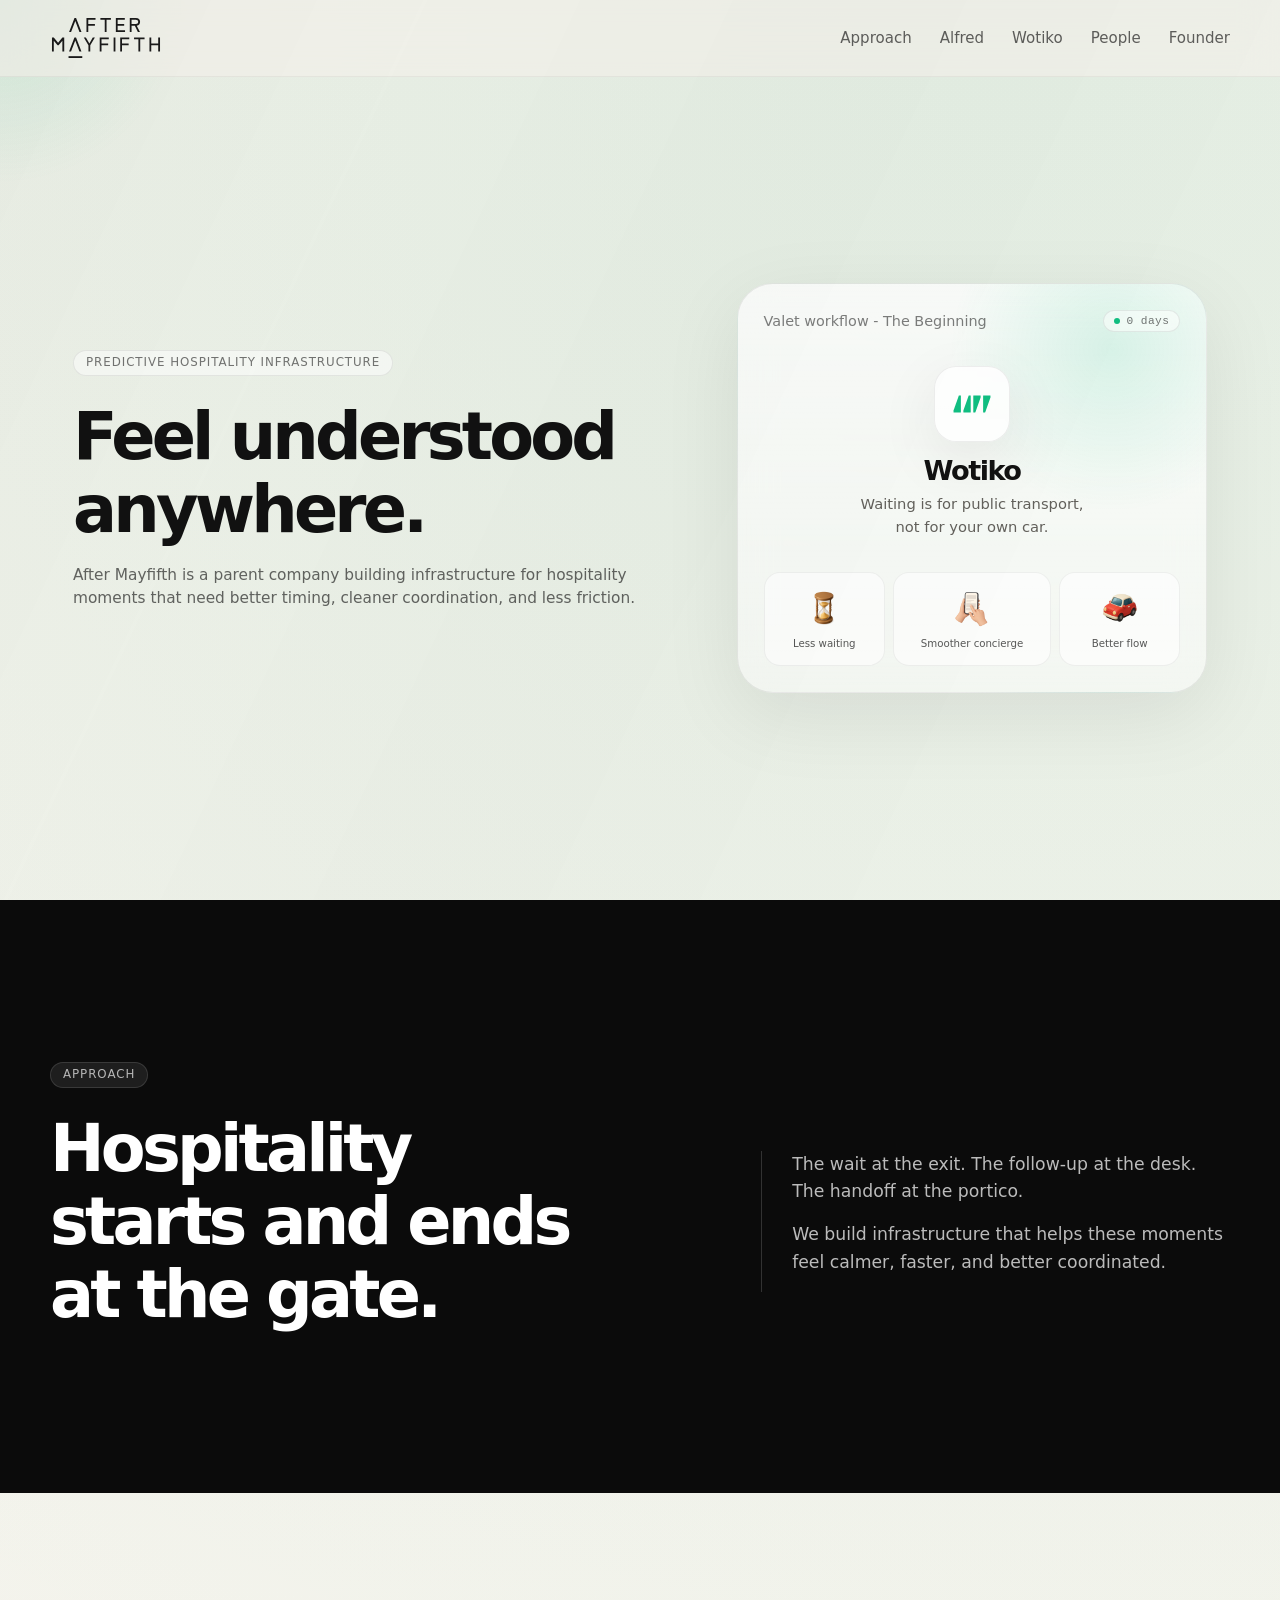
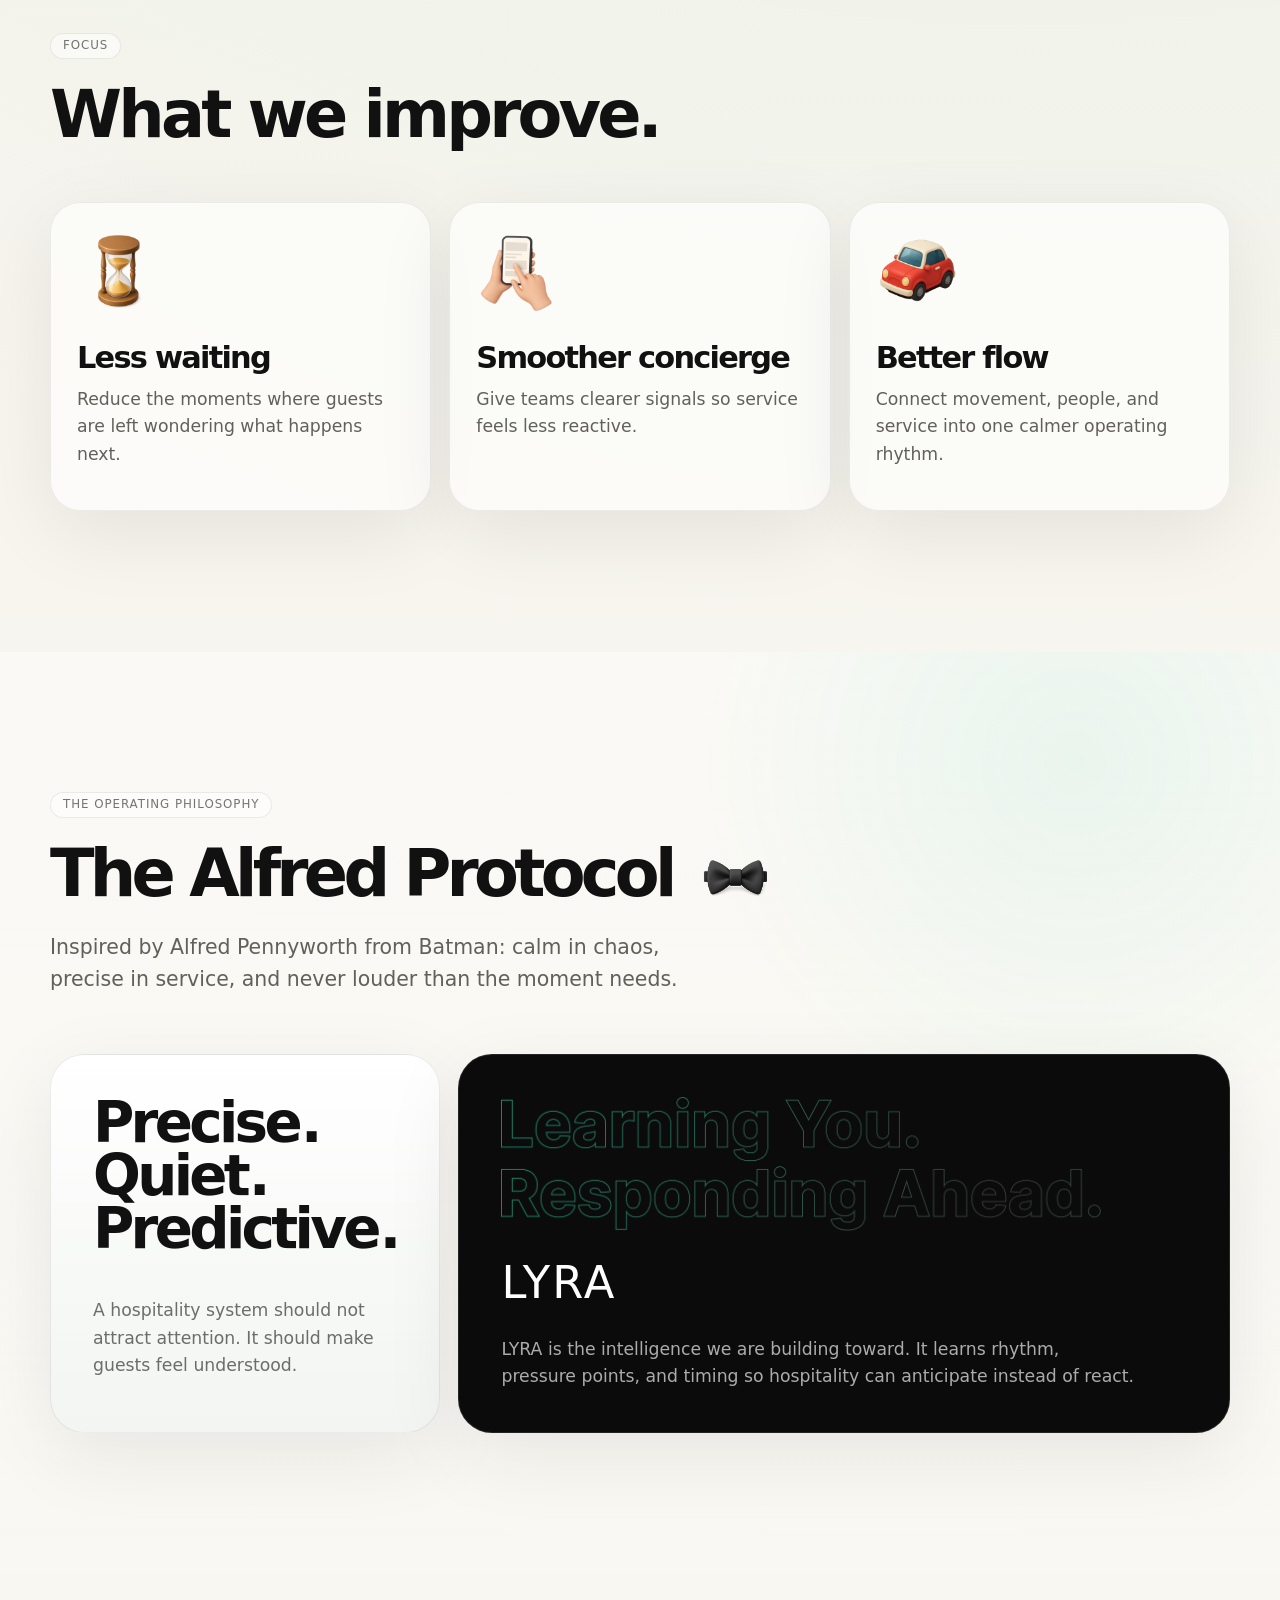
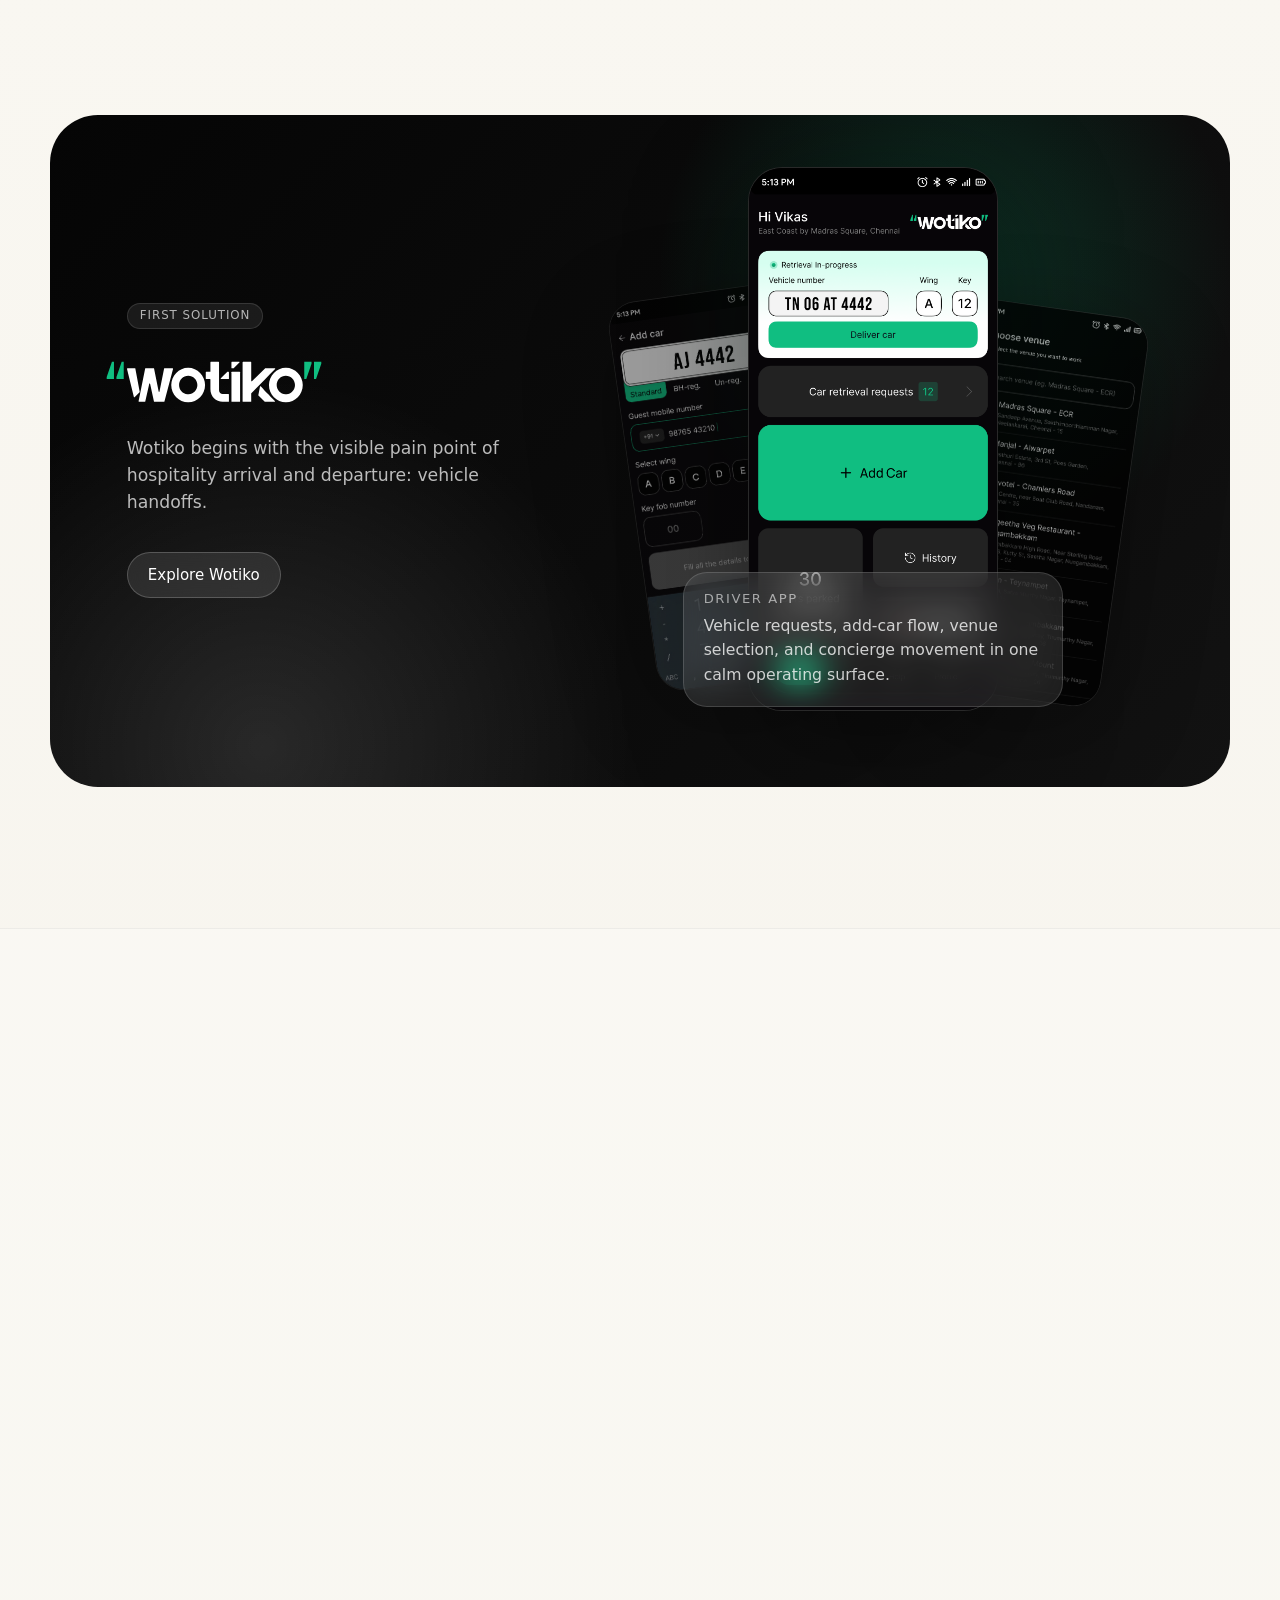
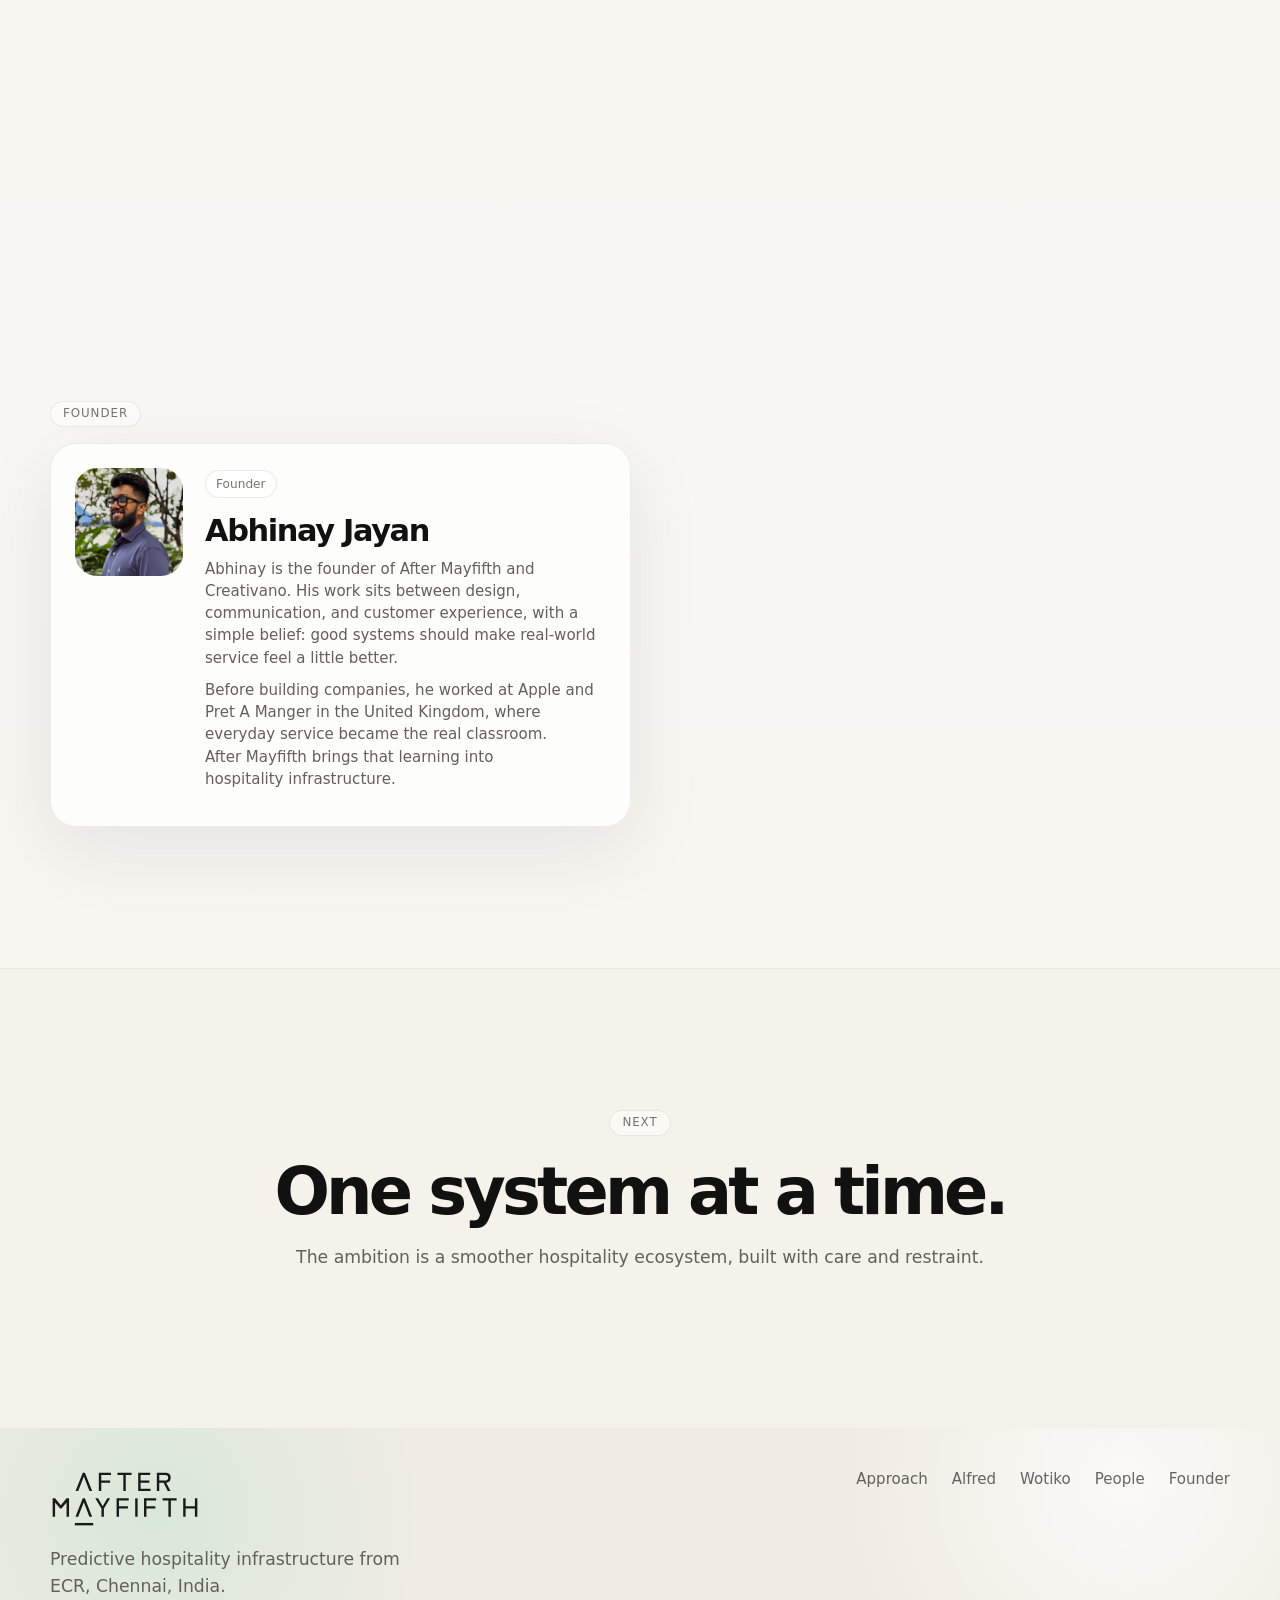
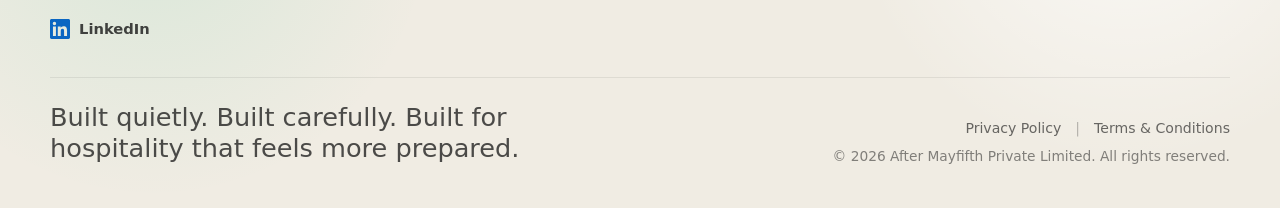
<file: index.html>
<!DOCTYPE html>
<html lang="en">

<head>
  <meta charset="UTF-8" />
  <meta name="viewport" content="width=device-width, initial-scale=1.0" />

  <title>After Mayfifth | Predictive Hospitality Infrastructure</title>

  <meta name="description" content="After Mayfifth builds predictive hospitality infrastructure from Chennai, India." />

  <!-- Open Graph -->
  <meta property="og:title" content="After Mayfifth | Predictive Hospitality Infrastructure" />
  <meta property="og:description"
    content="After Mayfifth builds predictive hospitality infrastructure from Chennai, India." />
  <meta property="og:type" content="website" />
  <meta property="og:url" content="https://aftermayfifth.com/" />
  <meta property="og:image" content="https://aftermayfifth.com/assets/thumbnail.png" />
  <meta property="og:image:width" content="1200" />
  <meta property="og:image:height" content="630" />
  <meta property="og:site_name" content="After Mayfifth" />

  <!-- Twitter -->
  <meta name="twitter:card" content="summary_large_image" />
  <meta name="twitter:title" content="After Mayfifth | Predictive Hospitality Infrastructure" />
  <meta name="twitter:description"
    content="After Mayfifth builds predictive hospitality infrastructure from Chennai, India." />
  <meta name="twitter:image" content="https://aftermayfifth.com/assets/thumbnail.png" />

  <!-- Favicon -->
  <link rel="icon" href="/assets/Favicon.png" type="image/jpeg" />

  <!-- Styles -->
  <link rel="stylesheet" href="styles.css" />
</head>

<body>
  <div class="grain" aria-hidden="true"></div>
  <div class="cursor-glow" aria-hidden="true"></div>

  <header class="site-header" id="top">
    <nav class="nav" aria-label="Primary navigation">
      <a class="brand" href="#top" aria-label="After Mayfifth home">
        <img src="assets/after-mayfifth-logo-dark.svg" alt="After Mayfifth" />
      </a>
      <button class="nav-toggle" aria-expanded="false" aria-controls="nav-links" aria-label="Toggle navigation">
        <span class="hamburger" aria-hidden="true">
          <?xml version="1.0" encoding="utf-8"?><!-- Uploaded to: SVG Repo, www.svgrepo.com, Generator: SVG Repo Mixer Tools -->
          <svg width="25px" height="25px" viewBox="0 0 24 24" fill="none" xmlns="http://www.w3.org/2000/svg">
            <path d="M4 18L20 18" stroke="#000000" stroke-width="2" stroke-linecap="round" />
            <path d="M4 12L20 12" stroke="#000000" stroke-width="2" stroke-linecap="round" />
            <path d="M4 6L20 6" stroke="#000000" stroke-width="2" stroke-linecap="round" />
          </svg>
        </span>
      </button>
      <div class="nav-links" id="nav-links">
        <a href="#approach">Approach</a>
        <a href="#alfred">Alfred</a>
        <a href="#wotiko">Wotiko</a>
        <a href="#people">People</a>
        <a href="#founder">Founder</a>
      </div>
    </nav>
  </header>

  <main>
    <section class="hero">
      <div class="container hero-layout">
        <div class="hero-copy reveal">
          <p class="eyebrow">Predictive hospitality infrastructure</p>
          <h2>Feel understood<br>anywhere.</h2>
          <p class="hero-subtext">After Mayfifth is a parent company building infrastructure for hospitality moments
            that need better timing, cleaner coordination, and less friction.</p>
        </div>

        <div class="hero-system reveal delay-1" data-tilt>
          <div class="system-top">
            <span>Valet workflow - The Beginning</span>
            <span class="countdown-pill" id="launch-countdown">
              <span class="countdown-dot"></span>
              <span id="countdown-text"></span>
            </span>
          </div>

          <div class="hero-card-center">
            <div class="core wotiko-core">
              <img src="assets/wotiko-insignia-colour.svg" alt="" />
            </div>
            <div class="hero-card-copy">
              <strong>Wotiko</strong>
              <p>Waiting is for public transport,<br>not for your own car.</p>
            </div>
          </div>

          <div class="signal-list">
            <div>
              <span class="mini-mark">
                <img src="assets/icon-less-waiting.png" alt="" />
              </span>
              <p>Less waiting</p>
            </div>
            <div>
              <span class="mini-mark">
                <img src="assets/icon-smoother-concierge.png" alt="" />
              </span>
              <p>Smoother concierge</p>
            </div>
            <div>
              <span class="mini-mark">
                <img src="assets/icon-better-flow.png" alt="" />
              </span>
              <p>Better flow</p>
            </div>
          </div>
        </div>
      </div>
    </section>

    <section class="statement section-pad" id="approach">
      <div class="container statement-grid">
        <div class="reveal">
          <p class="eyebrow">Approach</p>
          <h2>Hospitality starts and ends at the gate.</h2>
        </div>
        <div class="statement-copy reveal delay-1">
          <p>The wait at the exit. The follow-up at the desk. The handoff at the portico.</p>
          <p>We build infrastructure that helps these moments feel calmer, faster, and better coordinated.</p>
        </div>
      </div>
    </section>

    <section class="principles section-pad">
      <div class="container">
        <div class="section-title reveal">
          <p class="eyebrow">Focus</p>
          <h2>What we improve.</h2>
        </div>

        <div class="principles-grid">
          <article class="principle-card reveal">
            <div class="art art-wait" aria-hidden="true">
              <img src="assets/icon-less-waiting.png" alt="" />
            </div>
            <h3>Less waiting</h3>
            <p>Reduce the moments where guests are left wondering what happens next.</p>
          </article>

          <article class="principle-card reveal delay-1">
            <div class="art art-concierge" aria-hidden="true">
              <img src="assets/icon-smoother-concierge.png" alt="" />
            </div>
            <h3>Smoother concierge</h3>
            <p>Give teams clearer signals so service feels less reactive.</p>
          </article>

          <article class="principle-card reveal delay-2">
            <div class="art art-flow" aria-hidden="true">
              <img src="assets/icon-better-flow.png" alt="" />
            </div>
            <h3>Better flow</h3>
            <p>Connect movement, people, and service into one calmer operating rhythm.</p>
          </article>
        </div>
      </div>
    </section>

    <section class="alfred section-pad" id="alfred">
      <div class="container alfred-refined" data-scroll-ui>
        <div class="alfred-header-grid reveal">
          <div class="alfred-intro">
            <p class="eyebrow">The operating philosophy</p>
            <h2>The Alfred Protocol <img class="alfred-bowtie" src="assets/alfred-bowtie.png" alt="bow tie"></h2>
            <p>Inspired by Alfred Pennyworth from Batman: calm in chaos, precise in service, and never louder than the
              moment needs.</p>
          </div>
        </div>

        <div class="alfred-system reveal delay-1">
          <div class="alfred-command">
            <strong>Precise&hairsp;.<br>Quiet&hairsp;.<br>Predictive&hairsp;.</strong>
            <p>A hospitality system should not attract attention. It should make guests feel understood.</p>
          </div>

          <div class="lyra-refined">
            <img class="lyra-headline" src="assets/lyra-headline.png" alt="Learning You. Responding Ahead.">
            <span>LYRA</span>
            <p>LYRA is the intelligence we are building toward. It learns rhythm, pressure points, and timing so
              hospitality can anticipate instead of react.</p>
          </div>
        </div>
      </div>
    </section>

    <section class="wotiko section-pad" id="wotiko">
      <div class="container wotiko-panel reveal">
        <div class="wotiko-copy">
          <p class="eyebrow">First solution</p>
          <img class="wotiko-wordmark" src="assets/wotiko-logo-white.svg" alt="Wotiko" />
          <p>Wotiko begins with the visible pain point of hospitality arrival and departure: vehicle handoffs.</p>
          <a class="button ghost-button" href="https://wotiko.com" target="_blank" rel="noreferrer">Explore Wotiko</a>
        </div>

        <div class="phone-stage" data-scroll-ui aria-label="Wotiko driver app interface previews">
          <div class="phone-frame phone-main" data-tilt>
            <img src="assets/wotiko-front-center.png" alt="Wotiko driver app home screen">
          </div>
          <div class="phone-frame phone-left">
            <img src="assets/wotiko-left.png" alt="Wotiko add car screen">
          </div>
          <div class="phone-frame phone-right">
            <img src="assets/wotiko-right.png" alt="Wotiko choose venue screen">
          </div>
          <div class="screen-caption">
            <span>Driver app</span>
            <p>Vehicle requests, add-car flow, venue selection, and concierge movement in one calm operating surface.
            </p>
          </div>
        </div>
      </div>
    </section>

    <section class="people section-pad" id="people">
      <div class="container">
        <div class="people-intro reveal">
          <p class="eyebrow">People</p>
          <h2>Built with people who understand building.</h2>
          <p>Founder, investors, and mentors bringing experience across technology, product, operations, governance,
            AI, and growth.</p>
        </div>

        <div class="people-group reveal">
          <p class="group-label">Investors</p>
          <div class="people-grid">
            <article class="person-card">
              <img src="assets/shyam.jpg" alt="Portrait of Shyam Kumar" class="portrait">
              <div class="person-copy">
                <span class="role">Investor</span>
                <h3>Shyam Kumar</h3>
                <p>Serial entrepreneur, investor, advisor, and technologist with experience across enterprise data, deep
                  tech, government programs, workspace management, and workforce solutions.</p>
              </div>
            </article>

            <article class="person-card">
              <img src="assets/murali.jpg" alt="Portrait of Murali Kakarla" class="portrait">
              <div class="person-copy">
                <span class="role">Investor</span>
                <h3>Murali Kakarla</h3>
                <p>Investing as Kakarla Family Trust. Entrepreneur, engineer, and advisor with experience across product
                  building, technology leadership, governance, and startup ecosystems.</p>
              </div>
            </article>
          </div>
        </div>

        <div class="people-group reveal delay-1">
          <p class="group-label">Mentors</p>
          <div class="people-grid">
            <article class="person-card muted-card">
              <img src="assets/gayathri.jpg" alt="Portrait of Gayathri Devi Jayan" class="portrait">
              <div class="person-copy">
                <span class="role">Mentor</span>
                <h3>Gayathri Devi Jayan</h3>
                <p>Founder of AIDVICE, President of the Applied AI Association India Chapter, board member, keynote
                  speaker, and enterprise leader across AI and stakeholder management.</p>
              </div>
            </article>

            <article class="person-card muted-card">
              <img src="assets/basha.jpg" alt="Portrait of Basha Mohamed" class="portrait portrait-top">
              <div class="person-copy">
                <span class="role">Mentor</span>
                <h3>Basha Mohamed</h3>
                <p>Technology advisory leader across AI, software engineering, cloud transformation, product
                  development, and enterprise platforms.</p>
              </div>
            </article>
          </div>
        </div>

        <div class="people-group reveal delay-2" id="founder">
          <p class="group-label">Founder</p>
          <div class="people-grid">
            <article class="person-card">
              <img src="assets/abhinay-jayan-v2.jpg" alt="Portrait of Abhinay Jayan" class="portrait">
              <div class="person-copy">
                <span class="role">Founder</span>
                <h3>Abhinay Jayan</h3>
                <p>Abhinay is the founder of After Mayfifth and Creativano. His work sits between design, communication,
                  and customer experience, with a simple belief: good systems should make real-world service feel a
                  little better.</p>
                <p style="margin-top: 10px;">Before building companies, he worked at Apple and Pret A Manger in the
                  United Kingdom, where everyday service became the real classroom. After Mayfifth brings that learning
                  into hospitality infrastructure.</p>
              </div>
            </article>
          </div>
        </div>
      </div>
    </section>



    <section class="future section-pad">
      <div class="container future-copy reveal">
        <p class="eyebrow">Next</p>
        <h2>One system at a time.</h2>
        <p>The ambition is a smoother hospitality ecosystem, built with care and restraint.</p>
      </div>
    </section>
  </main>

  <footer class="footer">
    <div class="container footer-shell">
      <div class="footer-top">
        <div class="footer-brand">
          <img src="assets/after-mayfifth-logo-dark.svg" alt="After Mayfifth" />
          <p>Predictive hospitality infrastructure from<br>ECR, Chennai, India.</p>
          <a class="footer-linkedin" href="https://www.linkedin.com/company/aftermayfifth/" target="_blank"
            rel="noopener noreferrer" aria-label="After Mayfifth on LinkedIn">
            <svg viewBox="0 0 24 24" width="20" height="20" aria-hidden="true" focusable="false">
              <path fill="currentColor"
                d="M20.45 20.45h-3.56v-5.57c0-1.33-.02-3.04-1.85-3.04-1.86 0-2.14 1.45-2.14 2.94v5.67H9.34V9h3.42v1.56h.05c.48-.9 1.64-1.85 3.37-1.85 3.6 0 4.27 2.37 4.27 5.46v6.28zM5.34 7.43a2.07 2.07 0 1 1 0-4.14 2.07 2.07 0 0 1 0 4.14zM7.12 20.45H3.55V9h3.57v11.45zM22.22 0H1.77C.79 0 0 .77 0 1.73v20.54C0 23.22.79 24 1.77 24h20.45c.98 0 1.78-.78 1.78-1.73V1.73C24 .77 23.2 0 22.22 0z" />
            </svg>
            <span>LinkedIn</span>
          </a>
        </div>

        <div class="footer-nav">
          <a href="#approach">Approach</a>
          <a href="#alfred">Alfred</a>
          <a href="#wotiko">Wotiko</a>
          <a href="#people">People</a>
          <a href="#founder">Founder</a>
        </div>
      </div>

      <div class="footer-divider"></div>

      <div class="footer-bottom">
        <p>Built quietly. Built carefully. Built for hospitality that feels more prepared.</p>
        <div class="footer-bottom-right">
          <div class="footer-legal">
            <a href="privacy.html">Privacy Policy</a>
            <span class="footer-legal-sep" aria-hidden="true">|</span>
            <a href="terms.html">Terms & Conditions</a>
          </div>
          <span class="footer-copyright">&copy; 2026 After Mayfifth Private Limited. All rights reserved.</span>
        </div>
      </div>
    </div>
  </footer>

  <script src="script.js"></script>
</body>

</html>
</file>
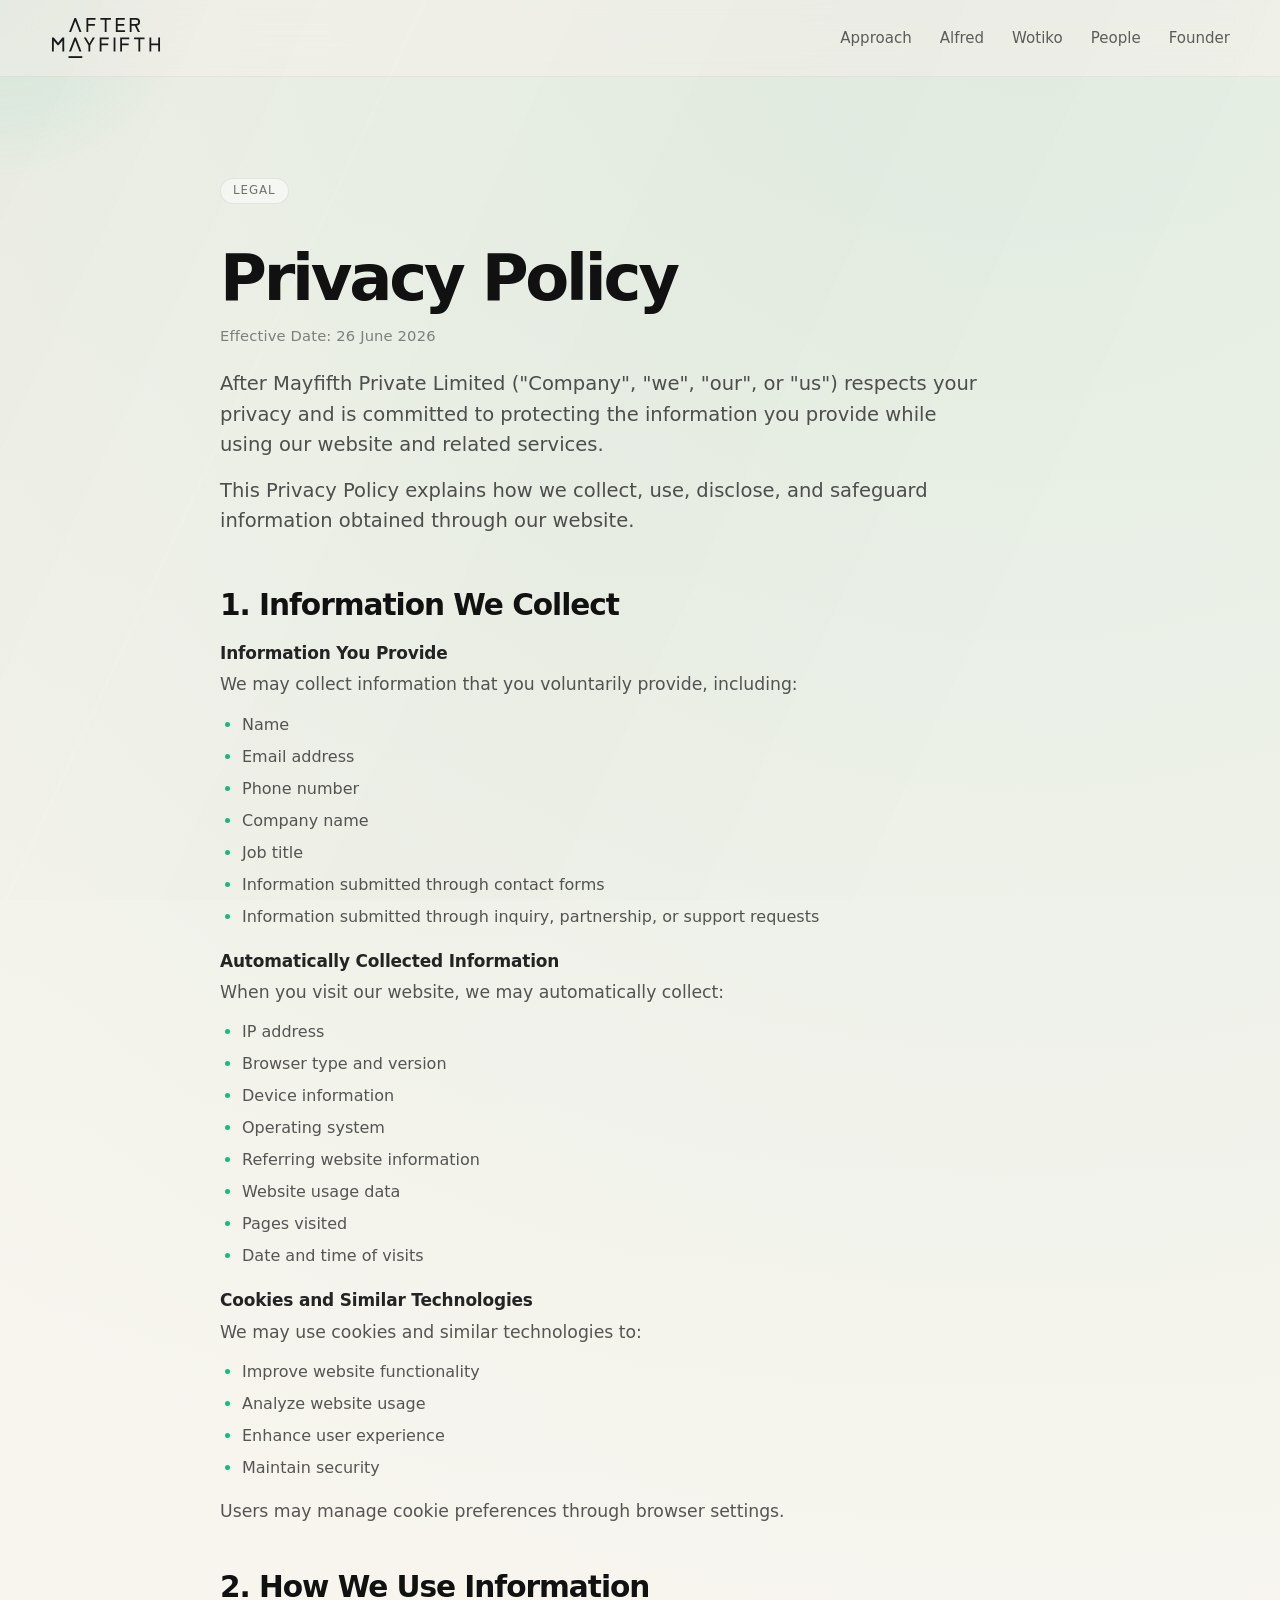
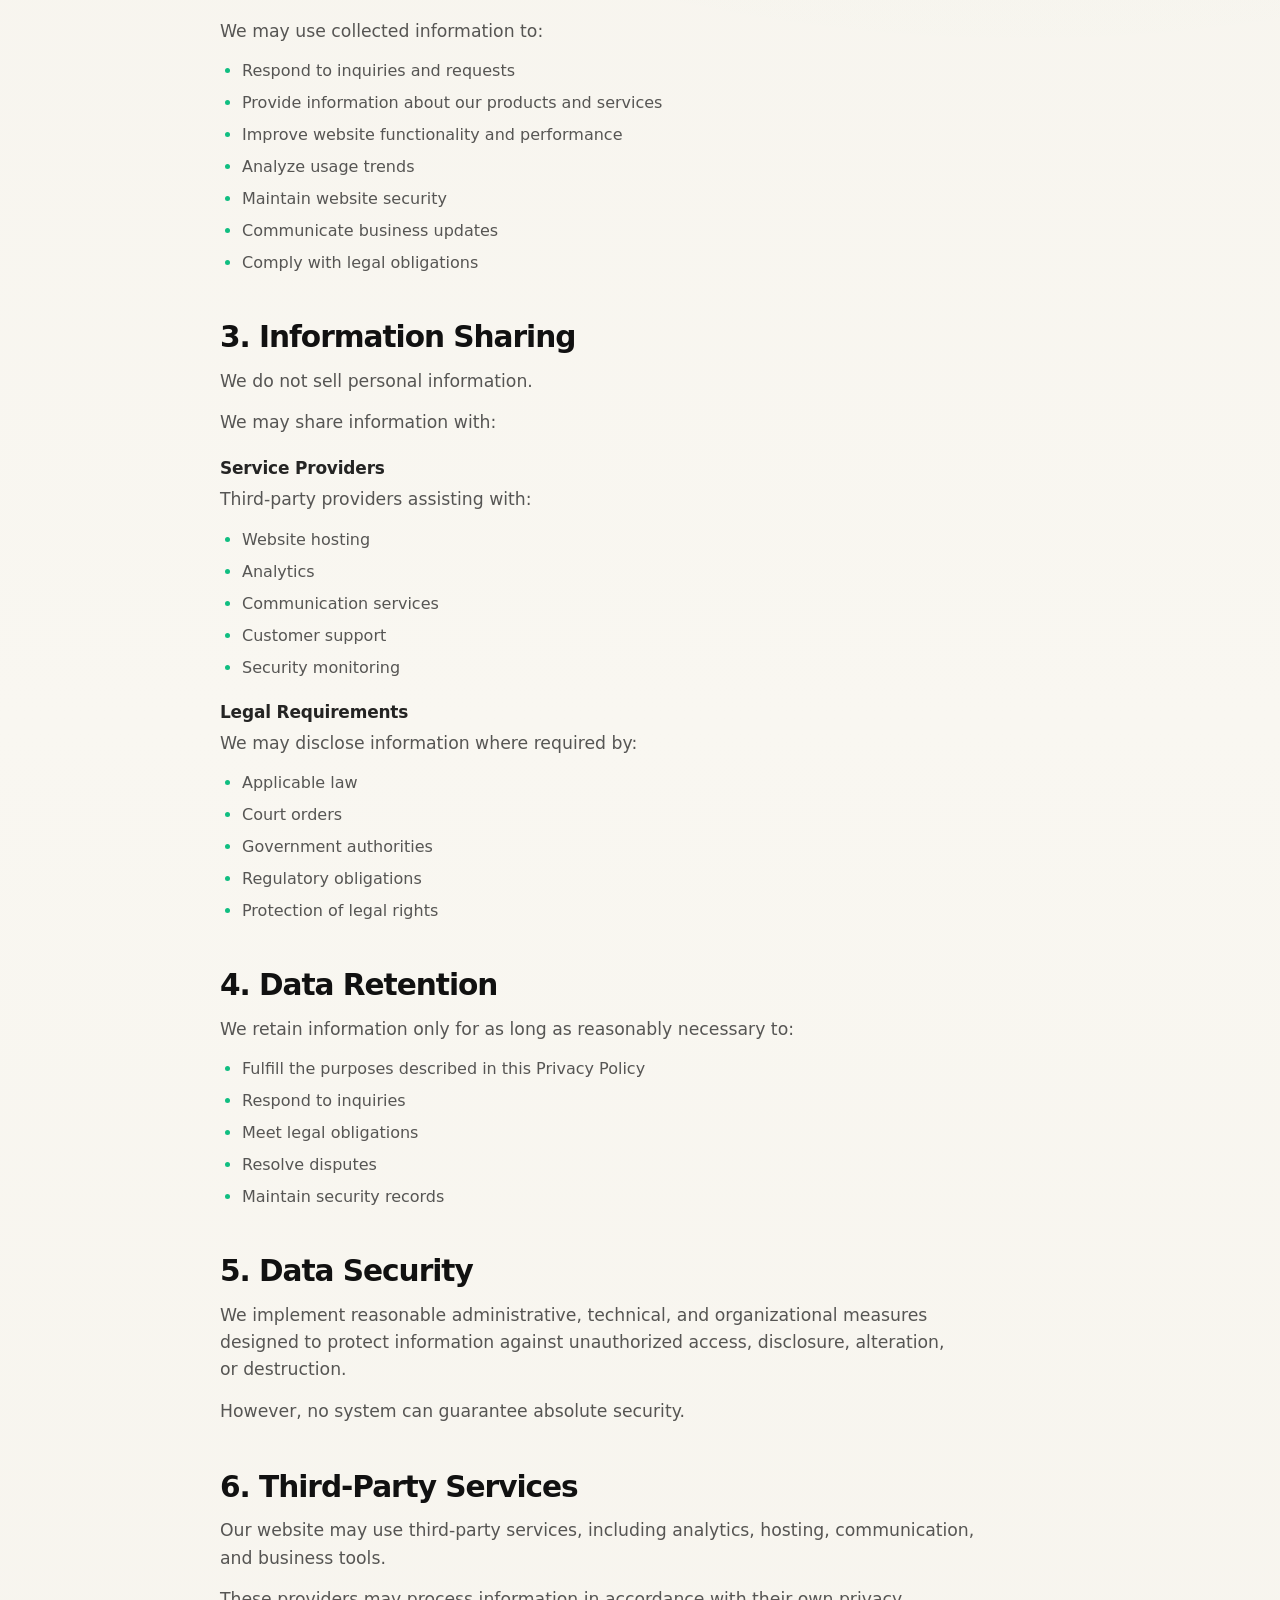
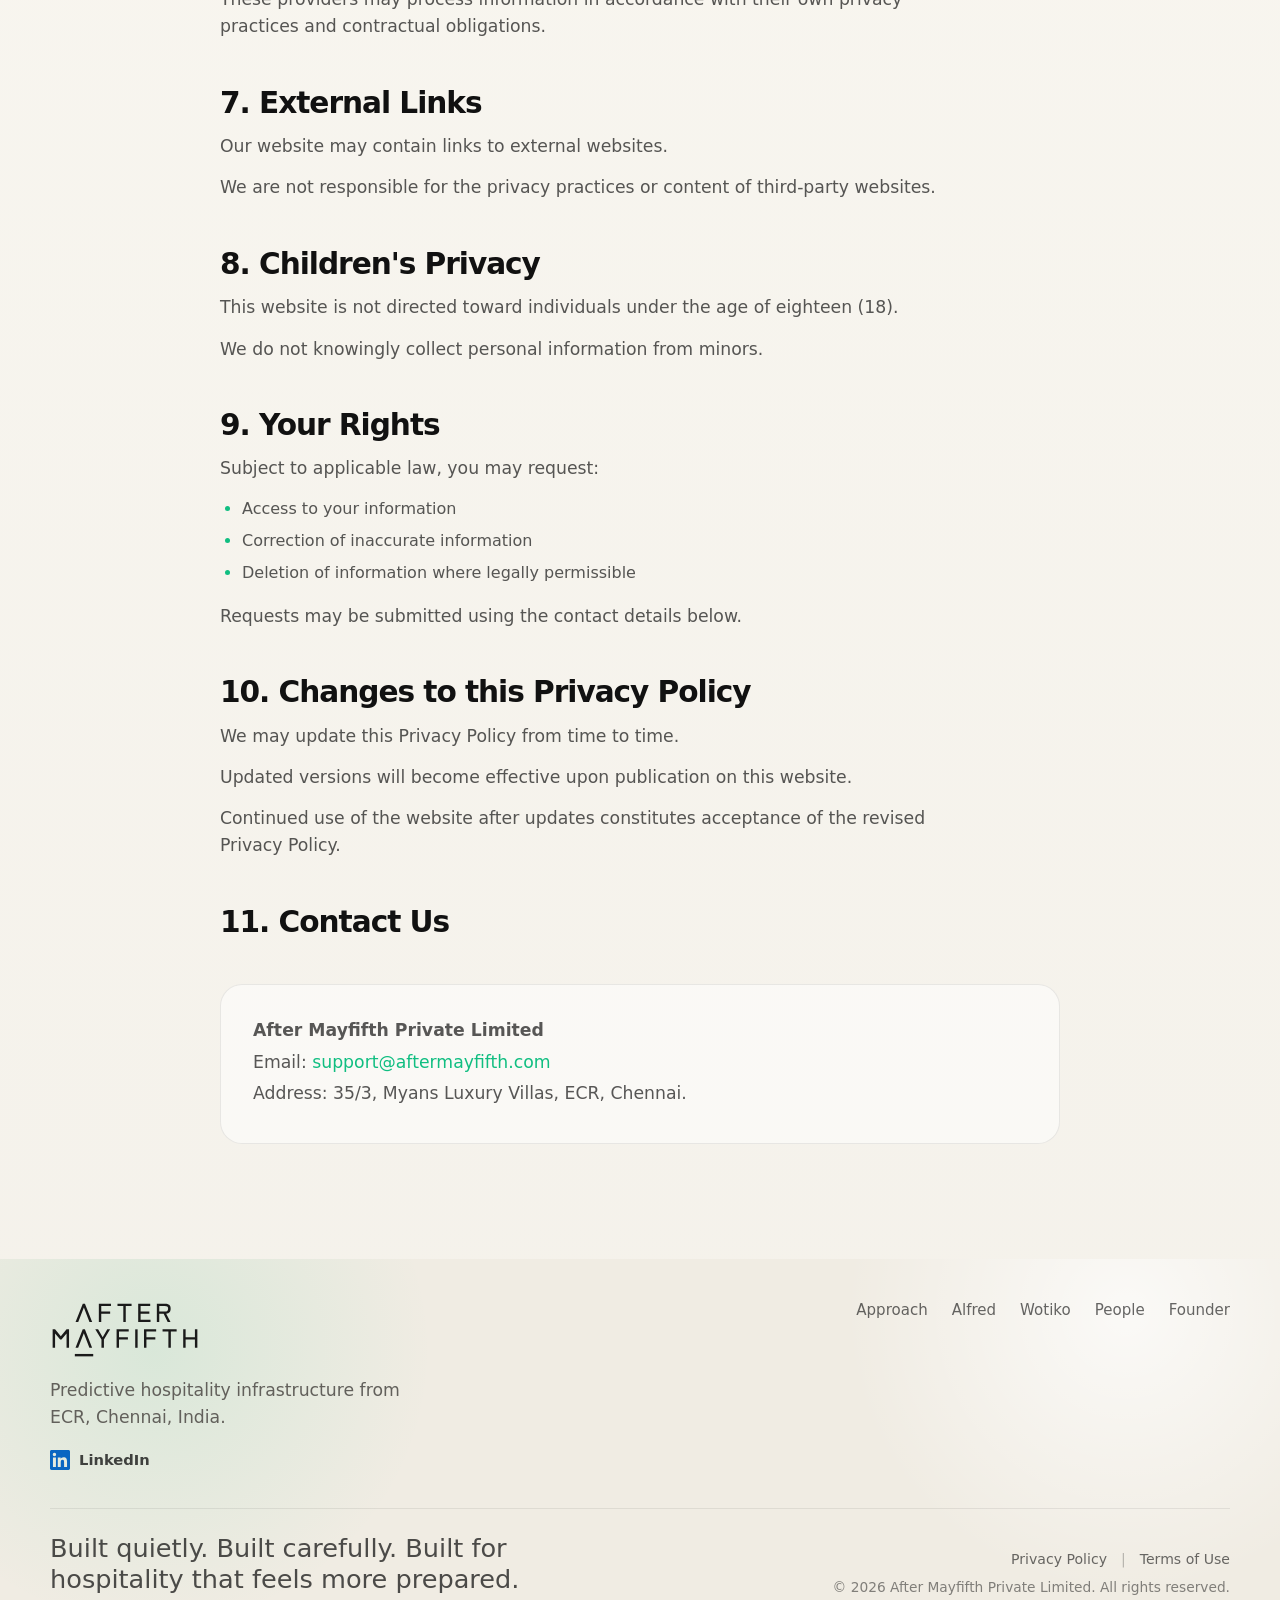
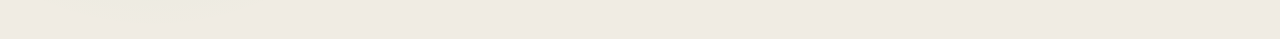
<file: privacy.html>
<!DOCTYPE html>
<html lang="en">

<head>
  <meta charset="UTF-8" />
  <meta name="viewport" content="width=device-width, initial-scale=1.0" />
  <title>Privacy Policy | After Mayfifth</title>
  <meta name="description" content="Privacy Policy for After Mayfifth Private Limited." />
  <link rel="icon" href="assets/favicon.svg" type="image/svg+xml" />
  <link rel="stylesheet" href="styles.css?v=37" />
</head>

<body>
  <div class="grain" aria-hidden="true"></div>
  <div class="cursor-glow" aria-hidden="true"></div>

  <header class="site-header" id="top">
    <nav class="nav" aria-label="Primary navigation">
      <a class="brand" href="index.html" aria-label="After Mayfifth home">
        <img src="assets/after-mayfifth-logo-dark.svg" alt="After Mayfifth" />
      </a>
      <button class="nav-toggle" aria-expanded="false" aria-controls="nav-links">Menu</button>
      <div class="nav-links" id="nav-links">
        <a href="index.html#approach">Approach</a>
        <a href="index.html#alfred">Alfred</a>
        <a href="index.html#wotiko">Wotiko</a>
        <a href="index.html#people">People</a>
        <a href="index.html#founder">Founder</a>
      </div>
    </nav>
  </header>

  <main>
    <section class="legal section-pad">
      <div class="container legal-shell">
        <p class="eyebrow">Legal</p>
        <h1>Privacy Policy</h1>
        <p class="legal-meta">Effective Date: 26 June 2026</p>

        <p class="legal-intro">After Mayfifth Private Limited ("Company", "we", "our", or "us") respects your privacy
          and is committed to protecting the information you provide while using our website and related services.</p>
        <p class="legal-intro" style="margin-top: 14px !important;">This Privacy Policy explains how we collect, use,
          disclose, and safeguard information obtained through our website.</p>

        <div class="legal-body">
          <h2>1. Information We Collect</h2>

          <h3>Information You Provide</h3>
          <p>We may collect information that you voluntarily provide, including:</p>
          <ul>
            <li>Name</li>
            <li>Email address</li>
            <li>Phone number</li>
            <li>Company name</li>
            <li>Job title</li>
            <li>Information submitted through contact forms</li>
            <li>Information submitted through inquiry, partnership, or support requests</li>
          </ul>

          <h3>Automatically Collected Information</h3>
          <p>When you visit our website, we may automatically collect:</p>
          <ul>
            <li>IP address</li>
            <li>Browser type and version</li>
            <li>Device information</li>
            <li>Operating system</li>
            <li>Referring website information</li>
            <li>Website usage data</li>
            <li>Pages visited</li>
            <li>Date and time of visits</li>
          </ul>

          <h3>Cookies and Similar Technologies</h3>
          <p>We may use cookies and similar technologies to:</p>
          <ul>
            <li>Improve website functionality</li>
            <li>Analyze website usage</li>
            <li>Enhance user experience</li>
            <li>Maintain security</li>
          </ul>
          <p>Users may manage cookie preferences through browser settings.</p>

          <h2>2. How We Use Information</h2>
          <p>We may use collected information to:</p>
          <ul>
            <li>Respond to inquiries and requests</li>
            <li>Provide information about our products and services</li>
            <li>Improve website functionality and performance</li>
            <li>Analyze usage trends</li>
            <li>Maintain website security</li>
            <li>Communicate business updates</li>
            <li>Comply with legal obligations</li>
          </ul>

          <h2>3. Information Sharing</h2>
          <p>We do not sell personal information.</p>
          <p>We may share information with:</p>

          <h3>Service Providers</h3>
          <p>Third-party providers assisting with:</p>
          <ul>
            <li>Website hosting</li>
            <li>Analytics</li>
            <li>Communication services</li>
            <li>Customer support</li>
            <li>Security monitoring</li>
          </ul>

          <h3>Legal Requirements</h3>
          <p>We may disclose information where required by:</p>
          <ul>
            <li>Applicable law</li>
            <li>Court orders</li>
            <li>Government authorities</li>
            <li>Regulatory obligations</li>
            <li>Protection of legal rights</li>
          </ul>

          <h2>4. Data Retention</h2>
          <p>We retain information only for as long as reasonably necessary to:</p>
          <ul>
            <li>Fulfill the purposes described in this Privacy Policy</li>
            <li>Respond to inquiries</li>
            <li>Meet legal obligations</li>
            <li>Resolve disputes</li>
            <li>Maintain security records</li>
          </ul>

          <h2>5. Data Security</h2>
          <p>We implement reasonable administrative, technical, and organizational measures designed to protect
            information against unauthorized access, disclosure, alteration, or destruction.</p>
          <p>However, no system can guarantee absolute security.</p>

          <h2>6. Third-Party Services</h2>
          <p>Our website may use third-party services, including analytics, hosting, communication, and business
            tools.</p>
          <p>These providers may process information in accordance with their own privacy practices and contractual
            obligations.</p>

          <h2>7. External Links</h2>
          <p>Our website may contain links to external websites.</p>
          <p>We are not responsible for the privacy practices or content of third-party websites.</p>

          <h2>8. Children's Privacy</h2>
          <p>This website is not directed toward individuals under the age of eighteen (18).</p>
          <p>We do not knowingly collect personal information from minors.</p>

          <h2>9. Your Rights</h2>
          <p>Subject to applicable law, you may request:</p>
          <ul>
            <li>Access to your information</li>
            <li>Correction of inaccurate information</li>
            <li>Deletion of information where legally permissible</li>
          </ul>
          <p>Requests may be submitted using the contact details below.</p>

          <h2>10. Changes to this Privacy Policy</h2>
          <p>We may update this Privacy Policy from time to time.</p>
          <p>Updated versions will become effective upon publication on this website.</p>
          <p>Continued use of the website after updates constitutes acceptance of the revised Privacy Policy.</p>

          <h2>11. Contact Us</h2>
          <div class="legal-contact">
            <p><strong>After Mayfifth Private Limited</strong></p>
            <p>Email: <a href="mailto:support@aftermayfifth.com">support@aftermayfifth.com</a></p>
            <p>Address: 35/3, Myans Luxury Villas, ECR, Chennai.</p>
          </div>
        </div>
      </div>
    </section>
  </main>

  <footer class="footer">
    <div class="container footer-shell">
      <div class="footer-top">
        <div class="footer-brand">
          <img src="assets/after-mayfifth-logo-dark.svg" alt="After Mayfifth" />
          <p>Predictive hospitality infrastructure from<br>ECR, Chennai, India.</p>
          <a class="footer-linkedin" href="https://www.linkedin.com/company/aftermayfifth/" target="_blank" rel="noopener noreferrer" aria-label="After Mayfifth on LinkedIn">
            <svg viewBox="0 0 24 24" width="20" height="20" aria-hidden="true" focusable="false">
              <path fill="currentColor" d="M20.45 20.45h-3.56v-5.57c0-1.33-.02-3.04-1.85-3.04-1.86 0-2.14 1.45-2.14 2.94v5.67H9.34V9h3.42v1.56h.05c.48-.9 1.64-1.85 3.37-1.85 3.6 0 4.27 2.37 4.27 5.46v6.28zM5.34 7.43a2.07 2.07 0 1 1 0-4.14 2.07 2.07 0 0 1 0 4.14zM7.12 20.45H3.55V9h3.57v11.45zM22.22 0H1.77C.79 0 0 .77 0 1.73v20.54C0 23.22.79 24 1.77 24h20.45c.98 0 1.78-.78 1.78-1.73V1.73C24 .77 23.2 0 22.22 0z"/>
            </svg>
            <span>LinkedIn</span>
          </a>
        </div>

        <div class="footer-nav">
          <a href="index.html#approach">Approach</a>
          <a href="index.html#alfred">Alfred</a>
          <a href="index.html#wotiko">Wotiko</a>
          <a href="index.html#people">People</a>
          <a href="index.html#founder">Founder</a>
        </div>
      </div>

      <div class="footer-divider"></div>

      <div class="footer-bottom">
        <p>Built quietly. Built carefully. Built for hospitality that feels more prepared.</p>
        <div class="footer-bottom-right">
          <div class="footer-legal">
            <a href="privacy.html">Privacy Policy</a>
            <span class="footer-legal-sep" aria-hidden="true">|</span>
            <a href="terms.html">Terms of Use</a>
          </div>
          <span class="footer-copyright">&copy; 2026 After Mayfifth Private Limited. All rights reserved.</span>
        </div>
      </div>
    </div>
  </footer>

  <script src="script.js"></script>
</body>

</html>
</file>
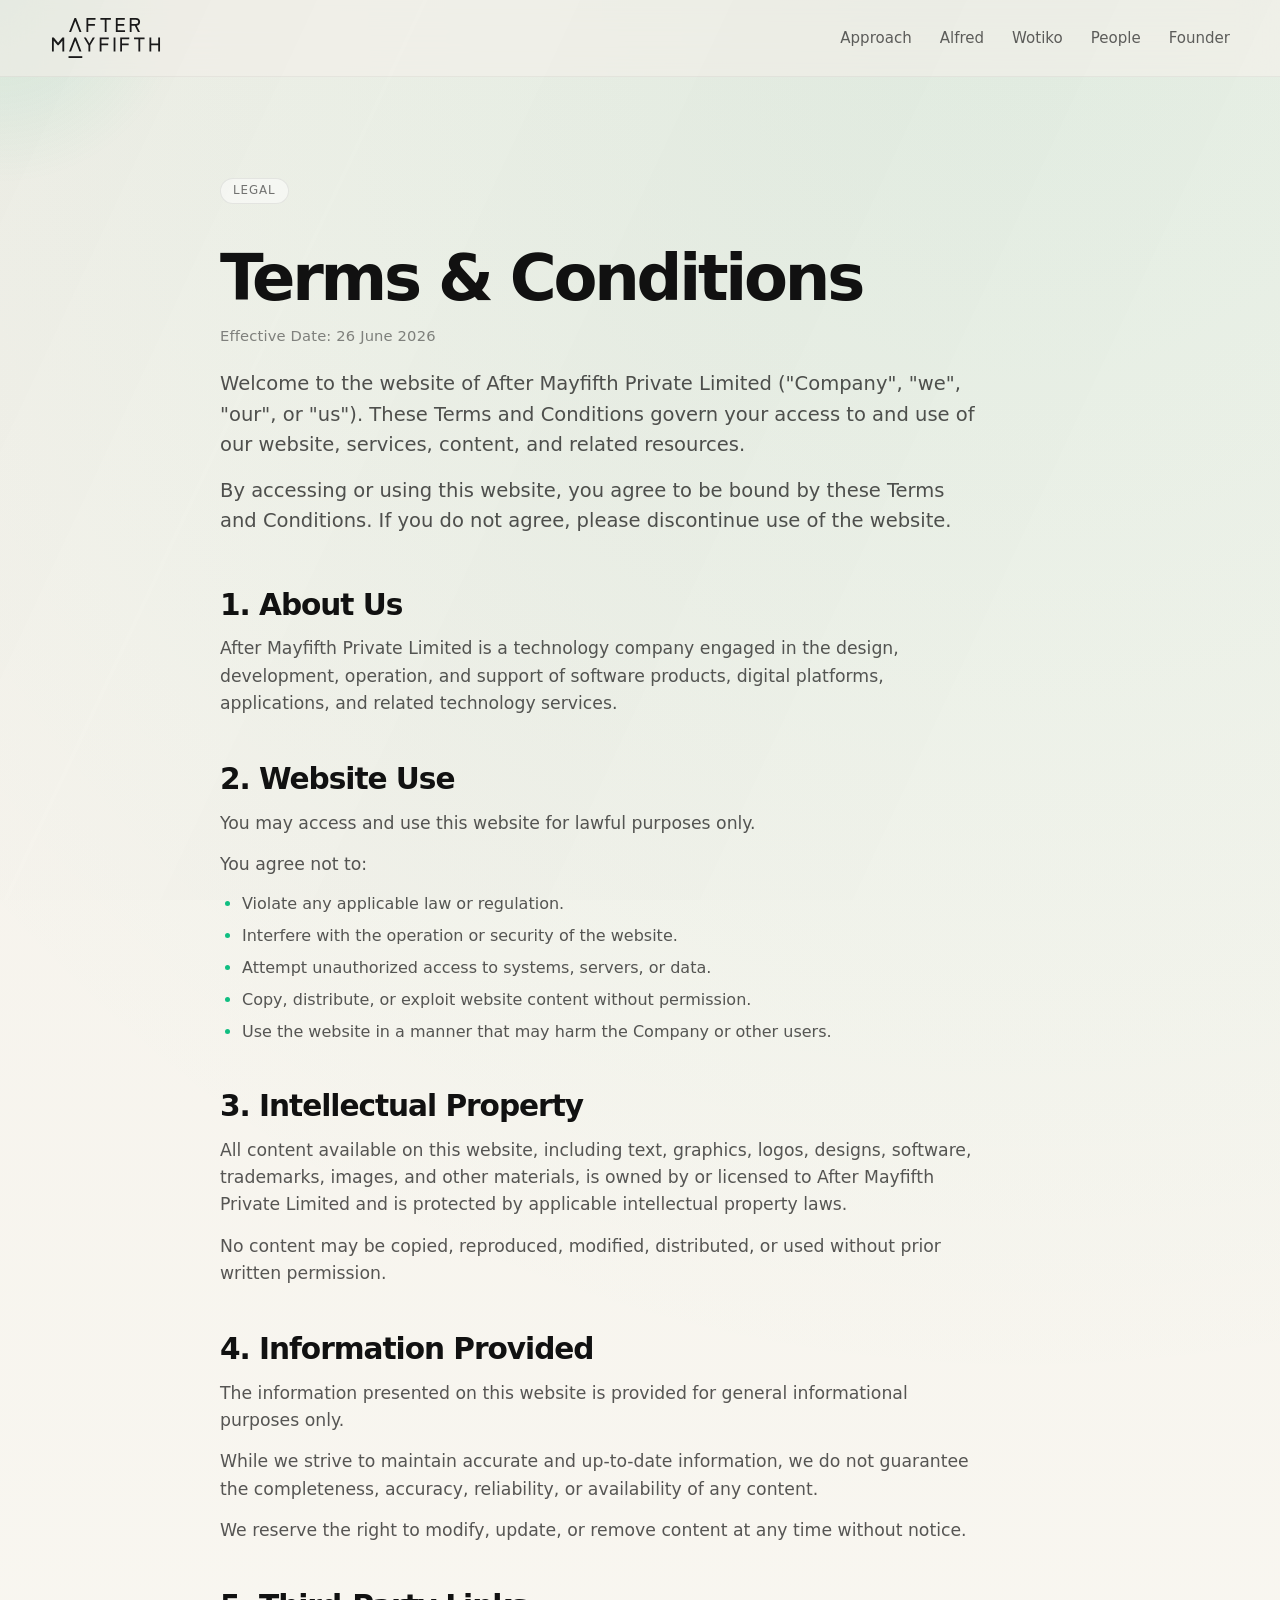
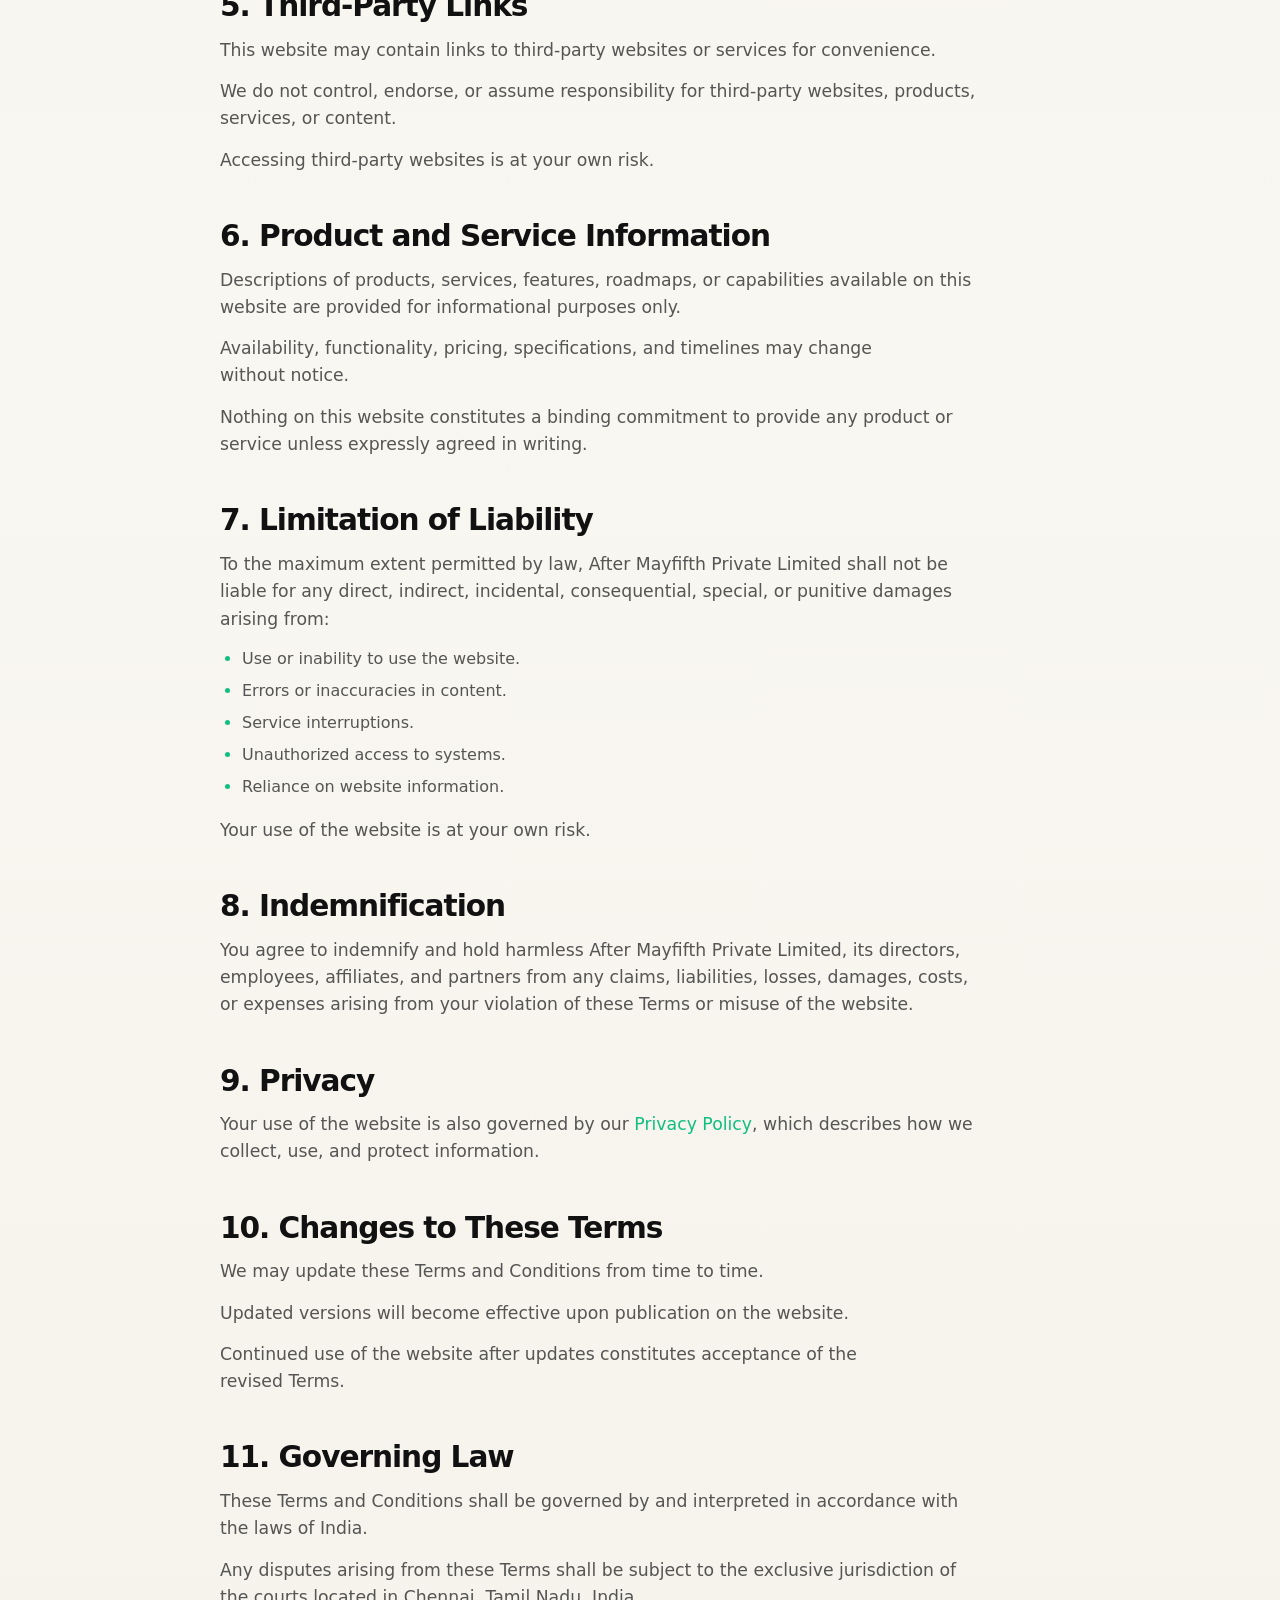
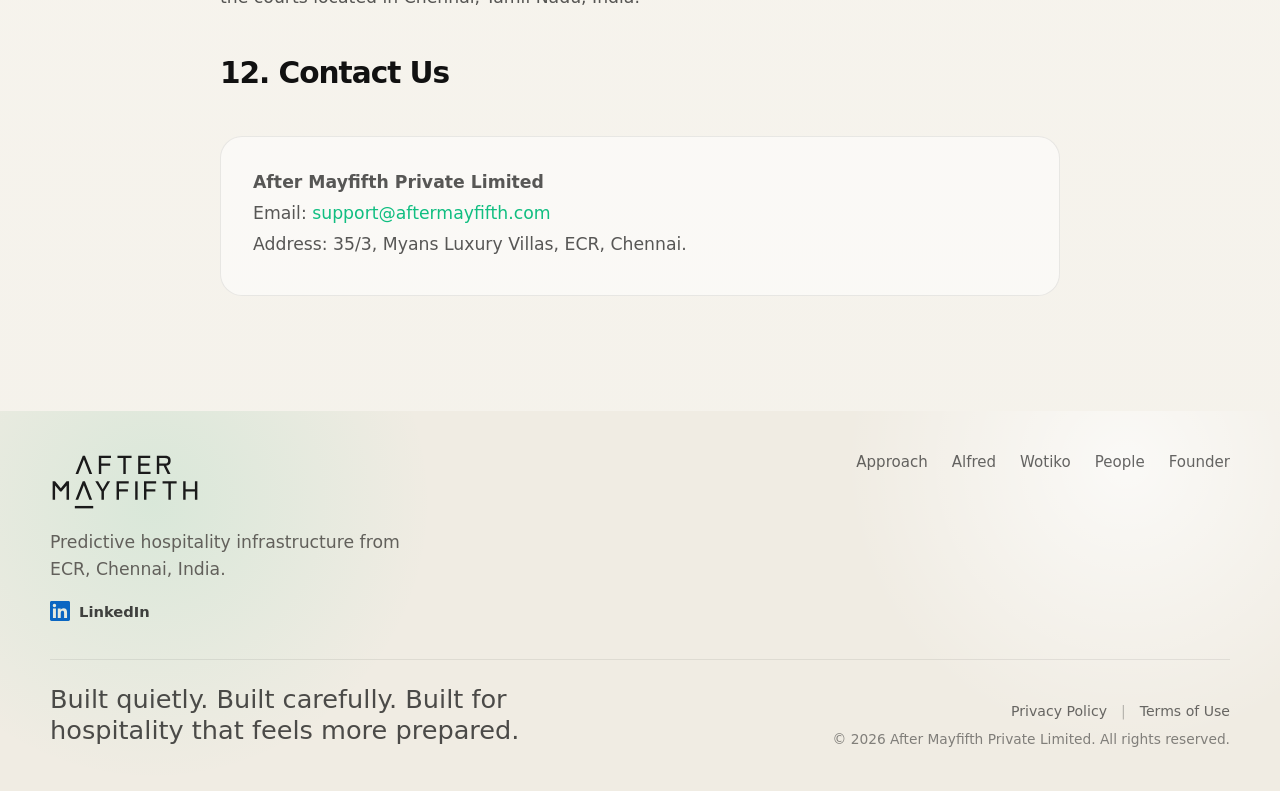
<file: terms.html>
<!DOCTYPE html>
<html lang="en">

<head>
  <meta charset="UTF-8" />
  <meta name="viewport" content="width=device-width, initial-scale=1.0" />
  <title>Terms of Use | After Mayfifth</title>
  <meta name="description" content="Terms and Conditions for After Mayfifth Private Limited." />
  <link rel="icon" href="assets/favicon.svg" type="image/svg+xml" />
  <link rel="stylesheet" href="styles.css?v=37" />
</head>

<body>
  <div class="grain" aria-hidden="true"></div>
  <div class="cursor-glow" aria-hidden="true"></div>

  <header class="site-header" id="top">
    <nav class="nav" aria-label="Primary navigation">
      <a class="brand" href="index.html" aria-label="After Mayfifth home">
        <img src="assets/after-mayfifth-logo-dark.svg" alt="After Mayfifth" />
      </a>
      <button class="nav-toggle" aria-expanded="false" aria-controls="nav-links">Menu</button>
      <div class="nav-links" id="nav-links">
        <a href="index.html#approach">Approach</a>
        <a href="index.html#alfred">Alfred</a>
        <a href="index.html#wotiko">Wotiko</a>
        <a href="index.html#people">People</a>
        <a href="index.html#founder">Founder</a>
      </div>
    </nav>
  </header>

  <main>
    <section class="legal section-pad">
      <div class="container legal-shell">
        <p class="eyebrow">Legal</p>
        <h1>Terms &amp; Conditions</h1>
        <p class="legal-meta">Effective Date: 26 June 2026</p>

        <p class="legal-intro">Welcome to the website of After Mayfifth Private Limited ("Company", "we", "our", or
          "us"). These Terms and Conditions govern your access to and use of our website, services, content, and
          related resources.</p>
        <p class="legal-intro" style="margin-top: 14px !important;">By accessing or using this website, you agree to be
          bound by these Terms and Conditions. If you do not agree, please discontinue use of the website.</p>

        <div class="legal-body">
          <h2>1. About Us</h2>
          <p>After Mayfifth Private Limited is a technology company engaged in the design, development, operation, and
            support of software products, digital platforms, applications, and related technology services.</p>

          <h2>2. Website Use</h2>
          <p>You may access and use this website for lawful purposes only.</p>
          <p>You agree not to:</p>
          <ul>
            <li>Violate any applicable law or regulation.</li>
            <li>Interfere with the operation or security of the website.</li>
            <li>Attempt unauthorized access to systems, servers, or data.</li>
            <li>Copy, distribute, or exploit website content without permission.</li>
            <li>Use the website in a manner that may harm the Company or other users.</li>
          </ul>

          <h2>3. Intellectual Property</h2>
          <p>All content available on this website, including text, graphics, logos, designs, software, trademarks,
            images, and other materials, is owned by or licensed to After Mayfifth Private Limited and is protected by
            applicable intellectual property laws.</p>
          <p>No content may be copied, reproduced, modified, distributed, or used without prior written permission.</p>

          <h2>4. Information Provided</h2>
          <p>The information presented on this website is provided for general informational purposes only.</p>
          <p>While we strive to maintain accurate and up-to-date information, we do not guarantee the completeness,
            accuracy, reliability, or availability of any content.</p>
          <p>We reserve the right to modify, update, or remove content at any time without notice.</p>

          <h2>5. Third-Party Links</h2>
          <p>This website may contain links to third-party websites or services for convenience.</p>
          <p>We do not control, endorse, or assume responsibility for third-party websites, products, services, or
            content.</p>
          <p>Accessing third-party websites is at your own risk.</p>

          <h2>6. Product and Service Information</h2>
          <p>Descriptions of products, services, features, roadmaps, or capabilities available on this website are
            provided for informational purposes only.</p>
          <p>Availability, functionality, pricing, specifications, and timelines may change without notice.</p>
          <p>Nothing on this website constitutes a binding commitment to provide any product or service unless expressly
            agreed in writing.</p>

          <h2>7. Limitation of Liability</h2>
          <p>To the maximum extent permitted by law, After Mayfifth Private Limited shall not be liable for any direct,
            indirect, incidental, consequential, special, or punitive damages arising from:</p>
          <ul>
            <li>Use or inability to use the website.</li>
            <li>Errors or inaccuracies in content.</li>
            <li>Service interruptions.</li>
            <li>Unauthorized access to systems.</li>
            <li>Reliance on website information.</li>
          </ul>
          <p>Your use of the website is at your own risk.</p>

          <h2>8. Indemnification</h2>
          <p>You agree to indemnify and hold harmless After Mayfifth Private Limited, its directors, employees,
            affiliates, and partners from any claims, liabilities, losses, damages, costs, or expenses arising from your
            violation of these Terms or misuse of the website.</p>

          <h2>9. Privacy</h2>
          <p>Your use of the website is also governed by our <a href="privacy.html">Privacy Policy</a>, which describes
            how we collect, use, and protect information.</p>

          <h2>10. Changes to These Terms</h2>
          <p>We may update these Terms and Conditions from time to time.</p>
          <p>Updated versions will become effective upon publication on the website.</p>
          <p>Continued use of the website after updates constitutes acceptance of the revised Terms.</p>

          <h2>11. Governing Law</h2>
          <p>These Terms and Conditions shall be governed by and interpreted in accordance with the laws of India.</p>
          <p>Any disputes arising from these Terms shall be subject to the exclusive jurisdiction of the courts located
            in Chennai, Tamil Nadu, India.</p>

          <h2>12. Contact Us</h2>
          <div class="legal-contact">
            <p><strong>After Mayfifth Private Limited</strong></p>
            <p>Email: <a href="mailto:support@aftermayfifth.com">support@aftermayfifth.com</a></p>
            <p>Address: 35/3, Myans Luxury Villas, ECR, Chennai.</p>
          </div>
        </div>
      </div>
    </section>
  </main>

  <footer class="footer">
    <div class="container footer-shell">
      <div class="footer-top">
        <div class="footer-brand">
          <img src="assets/after-mayfifth-logo-dark.svg" alt="After Mayfifth" />
          <p>Predictive hospitality infrastructure from<br>ECR, Chennai, India.</p>
          <a class="footer-linkedin" href="https://www.linkedin.com/company/aftermayfifth/" target="_blank" rel="noopener noreferrer" aria-label="After Mayfifth on LinkedIn">
            <svg viewBox="0 0 24 24" width="20" height="20" aria-hidden="true" focusable="false">
              <path fill="currentColor" d="M20.45 20.45h-3.56v-5.57c0-1.33-.02-3.04-1.85-3.04-1.86 0-2.14 1.45-2.14 2.94v5.67H9.34V9h3.42v1.56h.05c.48-.9 1.64-1.85 3.37-1.85 3.6 0 4.27 2.37 4.27 5.46v6.28zM5.34 7.43a2.07 2.07 0 1 1 0-4.14 2.07 2.07 0 0 1 0 4.14zM7.12 20.45H3.55V9h3.57v11.45zM22.22 0H1.77C.79 0 0 .77 0 1.73v20.54C0 23.22.79 24 1.77 24h20.45c.98 0 1.78-.78 1.78-1.73V1.73C24 .77 23.2 0 22.22 0z"/>
            </svg>
            <span>LinkedIn</span>
          </a>
        </div>

        <div class="footer-nav">
          <a href="index.html#approach">Approach</a>
          <a href="index.html#alfred">Alfred</a>
          <a href="index.html#wotiko">Wotiko</a>
          <a href="index.html#people">People</a>
          <a href="index.html#founder">Founder</a>
        </div>
      </div>

      <div class="footer-divider"></div>

      <div class="footer-bottom">
        <p>Built quietly. Built carefully. Built for hospitality that feels more prepared.</p>
        <div class="footer-bottom-right">
          <div class="footer-legal">
            <a href="privacy.html">Privacy Policy</a>
            <span class="footer-legal-sep" aria-hidden="true">|</span>
            <a href="terms.html">Terms of Use</a>
          </div>
          <span class="footer-copyright">&copy; 2026 After Mayfifth Private Limited. All rights reserved.</span>
        </div>
      </div>
    </div>
  </footer>

  <script src="script.js"></script>
</body>

</html>
</file>
<file: styles.css>
:root {
  --bg: #f4f1ea;
  --ink: #111111;
  --muted: #62605b;
  --line: rgba(17, 17, 17, 0.08);
  --dark: #080808;
  --green: #10be81;
  --max: 1180px;
  --shadow: 0 22px 80px rgba(0, 0, 0, 0.08);
}

* {
  box-sizing: border-box;
}
html {
  scroll-behavior: smooth;
}

body {
  margin: 0;
  font-family: Inter, ui-sans-serif, system-ui, -apple-system,
    BlinkMacSystemFont, "Segoe UI", sans-serif;
  background: radial-gradient(
      circle at 80% 0%,
      rgba(16, 190, 129, 0.08),
      transparent 34%
    ),
    linear-gradient(180deg, #f4f1ea, #f9f7f1 48%, #f4f1ea);
  color: var(--ink);
  -webkit-font-smoothing: antialiased;
  text-rendering: optimizeLegibility;
  overflow-x: hidden;
}

.grain {
  position: fixed;
  inset: 0;
  pointer-events: none;
  opacity: 0.035;
  z-index: 100;
  background-image: linear-gradient(
    115deg,
    rgba(0, 0, 0, 0.5),
    transparent 25%,
    rgba(0, 0, 0, 0.35) 50%,
    transparent 75%
  );
  mix-blend-mode: multiply;
}

.cursor-glow {
  position: fixed;
  width: 420px;
  height: 420px;
  border-radius: 50%;
  background: radial-gradient(
    circle,
    rgba(16, 190, 129, 0.12),
    transparent 62%
  );
  pointer-events: none;
  z-index: -1;
  transform: translate(-50%, -50%);
}

a {
  color: inherit;
  text-decoration: none;
}

p {
  color: var(--muted);
  font-size: clamp(1rem, 1.35vw, 1.14rem);
  line-height: 1.58;
  margin: 0 0 1rem;
}

h1,
h2,
h3 {
  margin: 0;
  letter-spacing: -0.058em;
  line-height: 0.96;
  font-weight: 650;
}

h1 {
  font-size: clamp(4rem, 10.6vw, 9.4rem);
  max-width: 980px;
}

h2 {
  font-size: clamp(2.55rem, 5.1vw, 5.4rem);
}
h3 {
  font-size: clamp(1.45rem, 2.4vw, 1.9rem);
}

.container {
  width: min(calc(100% - 40px), var(--max));
  margin: 0 auto;
}

.section-pad {
  padding: clamp(78px, 11vw, 148px) 0;
}

/* Overflow safety: let grid/flex text columns shrink and wrap instead of
   pushing into neighbouring columns at intermediate widths. */
.hero-copy,
.statement-copy,
.statement-grid > div,
.alfred-intro,
.lyra-refined,
.wotiko-copy,
.person-copy,
.footer-brand {
  min-width: 0;
}
img {
  max-width: 100%;
}

.site-header {
  position: fixed;
  inset: 0 0 auto;
  z-index: 20;
  background: rgba(244, 241, 234, 0.68);
  backdrop-filter: blur(18px);
  border-bottom: 1px solid rgba(17, 17, 17, 0.045);
}

.nav {
  height: 76px;
  width: min(calc(100% - 40px), var(--max));
  margin: 0 auto;
  display: flex;
  align-items: center;
  justify-content: space-between;
}

.brand img {
  width: 112px;
  display: block;
}

.nav-links {
  display: flex;
  align-items: center;
  gap: 28px;
  font-size: 0.94rem;
  color: rgba(17, 17, 17, 0.66);
}

.nav-links a {
  position: relative;
  transition: color 220ms ease;
}

.nav-links a:hover {
  color: var(--ink);
}
.nav-links a::after {
  content: "";
  position: absolute;
  inset: auto 0 -8px;
  height: 1px;
  background: var(--ink);
  transform: scaleX(0);
  transform-origin: left;
  transition: transform 240ms ease;
}
.nav-links a:hover::after {
  transform: scaleX(1);
}

.nav-toggle {
  display: none;
  appearance: none;
  padding: 8px 14px;
  font: inherit;
}
button {
  all: unset;
}

.hero {
  height: 100vh;
  min-height: auto;
  padding: 76px 0 0;
  display: flex;
  align-items: center;
  box-sizing: border-box;
  overflow: hidden;
}

.hero-layout {
  display: grid;
  grid-template-columns: auto 470px;
  justify-content: center;
  gap: 64px;
  align-items: center;
  width: min(calc(100% - 60px), 1600px);
  max-width: 1400px;
  margin: 0 auto;
}

@media (max-width: 1100px) {
  .hero-layout {
    grid-template-columns: 1fr;
    gap: 16px;
    align-items: center;
  }
}

.eyebrow,
.group-label,
.lyra-refined span,
.command-label {
  display: inline-flex;
  align-items: center;
  width: max-content;
  padding: 6px 12px;
  border-radius: 999px;
  border: 1px solid var(--line);
  background: rgba(255, 255, 255, 0.52);
  color: rgba(17, 17, 17, 0.58) !important;
  font-size: 0.74rem;
  letter-spacing: 0.08em;
  text-transform: uppercase;
  line-height: 1;
  font-weight: 500;
}

.eyebrow {
  margin-bottom: 24px;
}
.countdown-pill {
  display: inline-flex;
  align-items: center;
  gap: 6px;
  padding: 4px 10px;
  border-radius: 999px;
  border: 1px solid var(--line);
  background: rgba(255, 255, 255, 0.52);
  font-size: 0.7rem;
  letter-spacing: 0.04em;
  color: rgba(17, 17, 17, 0.58);
  font-family: ui-monospace, "Cascadia Code", monospace;
  font-weight: 500;
}

.countdown-dot {
  width: 6px;
  height: 6px;
  border-radius: 50%;
  background: var(--green);
  flex-shrink: 0;
  animation: pulse-dot 2s ease-in-out infinite;
}

@keyframes pulse-dot {
  0%,
  100% {
    opacity: 1;
  }
  50% {
    opacity: 0.3;
  }
}
/* Overrides for dark backgrounds */
.statement .eyebrow,
.wotiko-copy .eyebrow,
.command-label {
  border-color: rgba(255, 255, 255, 0.12);
  background: rgba(255, 255, 255, 0.08);
  color: rgba(255, 255, 255, 0.68) !important;
}

.hero h2 {
  font-size: clamp(2.55rem, 5.1vw, 5.4rem);
  line-height: 1.12;
  letter-spacing: -0.058em;
  font-weight: 650;
}

.hero-subtext {
  max-width: 600px;
  margin-top: clamp(10px, 2vh, 20px);
  font-size: clamp(0.9rem, 1.2vw, 1.05rem);
  color: rgba(17, 17, 17, 0.64);
  line-height: 1.5;
}

.hero-system {
  height: auto;
  min-height: 410px;
  border-radius: 36px;
  background: radial-gradient(
      circle at 80% 16%,
      rgba(16, 190, 129, 0.14),
      transparent 32%
    ),
    linear-gradient(
      180deg,
      rgba(255, 255, 255, 0.78),
      rgba(255, 255, 255, 0.48)
    );
  border: 1px solid rgba(17, 17, 17, 0.075);
  box-shadow: var(--shadow);
  backdrop-filter: blur(18px);
  padding: clamp(20px, 2vw, 28px);
  display: grid;
  align-content: space-between;
  gap: 20px;
  transform-style: preserve-3d;
}

.system-top {
  display: flex;
  justify-content: space-between;
  align-items: center;
  color: rgba(17, 17, 17, 0.54);
  font-size: 0.9rem;
}

.status-dot {
  display: inline-flex;
  align-items: center;
  gap: 8px;
}
.status-dot::before {
  content: "";
  width: 8px;
  height: 8px;
  border-radius: 50%;
  background: var(--green);
  box-shadow: 0 0 0 7px rgba(16, 190, 129, 0.12);
  animation: pulseDot 2.2s ease-in-out infinite;
}

.hero-card-center {
  display: grid;
  gap: 16px;
  justify-items: center;
  text-align: center;
  padding: 10px 18px;
}

.core {
  width: 76px;
  height: 76px;
  border-radius: 22px;
  display: grid;
  place-items: center;
  background: rgba(255, 255, 255, 0.88);
  border: 1px solid rgba(17, 17, 17, 0.07);
  box-shadow: 0 18px 60px rgba(0, 0, 0, 0.08);
}
.wotiko-core {
  padding: 18px;
}
.core img {
  width: 100%;
  height: 100%;
  object-fit: contain;
}

.hero-card-copy span,
.footer-bottom span {
  display: block;
  color: rgba(17, 17, 17, 0.48);
  font-size: 0.78rem;
  letter-spacing: 0.13em;
  text-transform: uppercase;
  margin-bottom: 12px;
}

.hero-card-copy strong {
  display: block;
  font-size: 1.7rem;
  letter-spacing: -0.055em;
  line-height: 0.95;
  margin-bottom: 8px;
}
.hero-card-copy p {
  max-width: 260px;
  margin: 0 auto;
  font-size: 0.92rem;
}

.signal-list {
  display: grid;
  grid-template-columns: 1fr 1.3fr 1fr;
  gap: 8px;
}
.signal-list div:nth-child(2) {
  padding-left: 12px;
  padding-right: 12px;
}
.signal-list div {
  display: flex;
  flex-direction: column;
  align-items: center;
  text-align: center;
  gap: 10px;
  padding: 16px 4px;
  border-radius: 16px;
  background: rgba(255, 255, 255, 0.6);
  border: 1px solid rgba(17, 17, 17, 0.055);
}
.signal-list p {
  margin: 0;
  color: rgba(17, 17, 17, 0.7);
  font-size: 0.64rem;
  letter-spacing: -0.005em;
  line-height: 1.2;
  white-space: nowrap;
}

.mini-mark {
  display: inline-flex;
  align-items: center;
  justify-content: center;
  color: var(--green);
}
.mini-mark svg,
.mini-mark img {
  width: 38px;
  height: 38px;
  object-fit: contain;
  display: block;
}

.statement {
  background: #0b0b0b;
  color: white;
}
.statement-grid,
.alfred-grid {
  display: grid;
  grid-template-columns: 1fr 0.72fr;
  gap: 60px;
  align-items: end;
}
.statement-grid > .reveal:first-child {
  min-width: 0;
}
.statement-grid {
  padding-top: calc(0.32 * clamp(2.55rem, 5.1vw, 5.4rem));
  padding-bottom: calc(0.32 * clamp(2.55rem, 5.1vw, 5.4rem));
  align-items: center;
}
.statement h2 {
  max-width: 100%;
  white-space: normal;
  overflow-wrap: break-word;
  text-wrap: balance;
  line-height: 1.12;
}
.statement p,
.statement .eyebrow {
  color: rgba(255, 255, 255, 0.72);
}

.statement-copy {
  border-left: 1px solid rgba(255, 255, 255, 0.16);
  padding-left: 30px;
  margin-top: 50px;
  min-width: 0;
}

.section-title {
  max-width: 760px;
  margin-bottom: 56px;
}

.principles-grid {
  display: grid;
  grid-template-columns: repeat(3, 1fr);
  gap: 18px;
}
.principle-card {
  min-height: 280px;
  padding: 26px;
  border-radius: 30px;
  background: rgba(255, 255, 255, 0.62);
  border: 1px solid rgba(17, 17, 17, 0.07);
  box-shadow: var(--shadow);
  transition: transform 260ms ease, box-shadow 260ms ease, background 260ms ease;
}
.principle-card:hover,
.person-card:hover {
  transform: translateY(-6px);
  background: rgba(255, 255, 255, 0.82);
  box-shadow: 0 30px 90px rgba(0, 0, 0, 0.11);
}

.art {
  width: 84px;
  height: 84px;
  position: relative;
  margin-bottom: 30px;
  display: flex;
  align-items: center;
  justify-content: flex-start;
}
.art img {
  width: 84px;
  height: 84px;
  max-width: 100%;
  object-fit: contain;
  display: block;
}

.art-wait span:nth-child(1) {
  inset: 0 auto auto 0;
  width: 42px;
  height: 42px;
  border: 2px solid rgba(16, 190, 129, 0.85);
  border-radius: 50%;
}
.art-wait span:nth-child(2) {
  left: 21px;
  top: 9px;
  width: 2px;
  height: 13px;
  background: rgba(16, 190, 129, 0.85);
  transform-origin: bottom center;
  transform: rotate(25deg);
}
.art-wait span:nth-child(3) {
  left: 21px;
  top: 21px;
  width: 11px;
  height: 2px;
  background: rgba(16, 190, 129, 0.85);
}

.art-concierge span:nth-child(1) {
  left: 0;
  top: 18px;
  width: 20px;
  height: 20px;
  border: 2px solid rgba(16, 190, 129, 0.85);
  border-radius: 50%;
}
.art-concierge span:nth-child(2) {
  left: 20px;
  top: 8px;
  width: 22px;
  height: 30px;
  border: 2px solid rgba(16, 190, 129, 0.85);
  border-left: 0;
  border-right: 0;
  border-radius: 0 0 20px 20px;
}
.art-concierge span:nth-child(3) {
  right: 0;
  top: 0;
  width: 14px;
  height: 14px;
  border-radius: 50%;
  background: rgba(16, 190, 129, 0.18);
  box-shadow: 0 0 0 2px rgba(16, 190, 129, 0.85) inset;
}

.art-flow span:nth-child(1),
.art-flow span:nth-child(2),
.art-flow span:nth-child(3) {
  width: 10px;
  height: 10px;
  border-radius: 50%;
  background: rgba(16, 190, 129, 0.95);
}
.art-flow span:nth-child(1) {
  left: 2px;
  top: 18px;
}
.art-flow span:nth-child(2) {
  left: 24px;
  top: 4px;
}
.art-flow span:nth-child(3) {
  left: 46px;
  top: 24px;
}
.art-flow span:nth-child(4) {
  left: 7px;
  top: 10px;
  width: 42px;
  height: 18px;
  border-top: 2px solid rgba(16, 190, 129, 0.85);
  border-right: 2px solid rgba(16, 190, 129, 0.85);
  transform: skewX(-20deg);
}

.index {
  display: inline-flex;
  align-items: center;
  width: max-content;
  margin-bottom: 20px;
  padding: 6px 12px;
  border-radius: 999px;
  border: 1px solid var(--line);
  background: rgba(255, 255, 255, 0.52);
  color: rgba(17, 17, 17, 0.58);
  font-size: 0.74rem;
  letter-spacing: 0.08em;
  line-height: 1;
  font-weight: 500;
}
.principle-card h3 {
  margin-bottom: 14px;
}

.alfred {
  background: radial-gradient(
      circle at 84% 12%,
      rgba(16, 190, 129, 0.07),
      transparent 28%
    ),
    linear-gradient(
      180deg,
      rgba(255, 255, 255, 0.42),
      rgba(255, 255, 255, 0.18)
    );
}

.alfred-refined {
  display: grid;
  gap: 42px;
}

.alfred-intro {
  max-width: 940px;
}

.alfred-intro h2 {
  letter-spacing: -0.072em;
}

.alfred-bowtie {
  display: inline-block;
  height: 0.64em;
  width: auto;
  margin-left: 0.16em;
  vertical-align: baseline;
  position: relative;
  top: 0.04em;
}

.alfred-intro p:not(.eyebrow) {
  max-width: 640px;
  margin-top: 26px;
  font-size: clamp(1.05rem, 1.7vw, 1.28rem);
}

.alfred-system {
  display: grid;
  grid-template-columns: auto 1fr;
  gap: 18px;
  align-items: stretch;
}

.alfred-command {
  border-radius: 34px;
  background: linear-gradient(180deg, #ffffff, #f2f5f1);
  color: #111;
  padding: clamp(30px, 4vw, 42px);
  display: flex;
  flex-direction: column;
  justify-content: flex-start;
  gap: clamp(26px, 3.4vw, 42px);
  position: relative;
  overflow: hidden;
  border: 1px solid rgba(17, 17, 17, 0.08);
  box-shadow: var(--shadow);
}

.alfred-command::before {
  display: none;
}

.command-label {
  margin-bottom: 26px;
}

.alfred-command strong {
  position: relative;
  z-index: 1;
  display: block;
  max-width: none;
  white-space: nowrap;
  font-size: clamp(2rem, 4.4vw, 4.2rem);
  line-height: 0.94;
  letter-spacing: -0.065em;
}

.alfred-command p {
  position: relative;
  z-index: 1;
  color: rgba(17, 17, 17, 0.6);
  margin: 0;
  max-width: 300px;
}

.alfred-sequence {
  display: grid;
  grid-template-columns: 1fr;
  gap: 12px;
}

.alfred-sequence article {
  min-height: 112px;
  border-radius: 28px;
  background: rgba(255, 255, 255, 0.7);
  border: 1px solid rgba(17, 17, 17, 0.07);
  box-shadow: 0 18px 70px rgba(0, 0, 0, 0.06);
  padding: 22px 24px;
  display: grid;
  grid-template-columns: 48px 0.42fr 1fr;
  gap: 18px;
  align-items: center;
  transition: transform 240ms ease, background 240ms ease, box-shadow 240ms ease;
}

.alfred-sequence article:hover {
  transform: translateX(6px);
  background: rgba(255, 255, 255, 0.86);
  box-shadow: 0 24px 80px rgba(0, 0, 0, 0.09);
}

.alfred-sequence span {
  color: rgba(17, 17, 17, 0.42);
  font-size: 0.82rem;
  letter-spacing: 0.1em;
}

.alfred-sequence p {
  margin: 0;
  font-size: 0.98rem;
}

.alfred-header-grid {
  display: block;
}

.lyra-refined {
  border-radius: 34px;
  padding: clamp(30px, 4vw, 42px);
  background: #0b0b0b;
  border: 1px solid rgba(255, 255, 255, 0.1);
  display: flex;
  flex-direction: column;
  justify-content: space-evenly;
  gap: clamp(20px, 2.6vw, 30px);
  box-shadow: var(--shadow);
  position: relative;
  overflow: hidden;
}

.lyra-headline {
  display: block;
  width: 100%;
  max-width: 600px;
  height: auto;
}

.lyra-refined span {
  margin: 0;
  padding: 0;
  width: auto;
  border: none;
  background: none;
  box-shadow: none;
  text-transform: none;
  color: #ffffff !important;
  font-size: clamp(1.9rem, 3.5vw, 2.85rem);
  font-weight: 300;
  letter-spacing: 0.05em;
  line-height: 1;
}

.lyra-refined p {
  margin: 0;
  max-width: 690px;
  color: rgba(255, 255, 255, 0.66);
  font-size: clamp(1rem, 1.35vw, 1.14rem);
  line-height: 1.58;
  text-wrap: balance;
}

.wotiko-panel {
  border-radius: 48px;
  background: radial-gradient(
      circle at 76% 24%,
      rgba(16, 190, 129, 0.22),
      transparent 28%
    ),
    radial-gradient(
      circle at 18% 94%,
      rgba(255, 255, 255, 0.12),
      transparent 32%
    ),
    linear-gradient(135deg, #050505, #121212);
  color: white;
  padding: clamp(36px, 4.4vw, 56px) clamp(34px, 6vw, 78px);
  display: grid;
  grid-template-columns: 0.78fr 1.08fr;
  gap: 60px;
  align-items: center;
  overflow: hidden;
  position: relative;
}
.wotiko-panel::after {
  display: none;
}
.wotiko-copy,
.phone-stage {
  position: relative;
  z-index: 1;
}
.wotiko-copy .eyebrow,
.wotiko-copy p {
  color: rgba(255, 255, 255, 0.72);
}

/* Left content rhythm: badge -> wordmark -> heading -> description -> CTA */
.wotiko-copy {
  display: flex;
  flex-direction: column;
  align-items: flex-start;
  gap: clamp(24px, 2.4vw, 30px);
}
.wotiko-copy .eyebrow {
  margin-bottom: 0;
}
.wotiko-copy p {
  margin: 0;
}

.wotiko-wordmark {
  width: min(220px, 66vw);
  display: block;
  margin: 0;
  transform: translateX(-10.46%);
}
.wotiko-copy h2 {
  margin-bottom: 0;
  max-width: none;
  white-space: nowrap;
  font-size: clamp(1.5rem, 2.5vw, 2rem);
  line-height: 1.04;
}
/* Small extra separation before the CTA for hierarchy */
.wotiko-copy .ghost-button {
  margin-top: 6px;
}
.ghost-button {
  margin-top: 16px;
  display: inline-flex;
  align-items: center;
  justify-content: center;
  padding: 13px 20px;
  border-radius: 999px;
  border: 1px solid rgba(255, 255, 255, 0.2);
  background: rgba(255, 255, 255, 0.1);
  color: white;
  backdrop-filter: blur(12px);
  font-size: 0.94rem;
  transition: transform 220ms ease, background 220ms ease;
}
.ghost-button:hover {
  transform: translateY(-2px);
  background: rgba(255, 255, 255, 0.16);
}

.phone-stage {
  min-height: 560px;
  display: grid;
  place-items: center;
}
.phone-frame {
  position: absolute;
  width: 220px;
  aspect-ratio: 410 / 891;
  border-radius: 34px;
  overflow: hidden;
  background: #000;
  border: 1px solid rgba(255, 255, 255, 0.16);
  box-shadow: 0 30px 120px rgba(0, 0, 0, 0.45);
  transition: transform 900ms cubic-bezier(0.2, 0.8, 0.2, 1), opacity 900ms ease;
}
.phone-frame img {
  width: 100%;
  height: 100%;
  object-fit: cover;
  display: block;
}
.phone-main {
  z-index: 4;
  width: 250px;
  transform: translateY(14px) scale(0.96);
  opacity: 0;
}
.phone-left {
  z-index: 2;
  left: 20px;
  transform: translate(80px, 34px) rotate(-8deg) scale(0.82);
  opacity: 0;
}
.phone-right {
  z-index: 3;
  right: 8px;
  transform: translate(-80px, 52px) rotate(8deg) scale(0.82);
  opacity: 0;
}
.phone-stage.visible-ui .phone-main {
  transform: translateY(-12px) scale(1);
  opacity: 1;
}
.phone-stage.visible-ui .phone-left {
  transform: translate(0, 36px) rotate(-8deg) scale(0.82);
  opacity: 0.62;
}
.phone-stage.visible-ui .phone-right {
  transform: translate(0, 52px) rotate(8deg) scale(0.82);
  opacity: 0.72;
}
.screen-caption {
  position: absolute;
  z-index: 5;
  left: 50%;
  bottom: 24px;
  transform: translateX(-50%) translateY(18px);
  width: min(380px, 90%);
  padding: 18px 20px;
  border-radius: 24px;
  background: rgba(255, 255, 255, 0.1);
  border: 1px solid rgba(255, 255, 255, 0.15);
  backdrop-filter: blur(16px);
  opacity: 0;
  transition: opacity 700ms ease 500ms, transform 700ms ease 500ms;
}
.phone-stage.visible-ui .screen-caption {
  opacity: 1;
  transform: translateX(-50%) translateY(0);
}
.screen-caption span {
  display: block;
  color: rgba(255, 255, 255, 0.58);
  font-size: 0.82rem;
  letter-spacing: 0.12em;
  text-transform: uppercase;
  margin-bottom: 8px;
}
.screen-caption p {
  color: rgba(255, 255, 255, 0.78);
  margin: 0;
  font-size: 0.98rem;
}

.people {
  background: rgba(255, 255, 255, 0.28);
  border-top: 1px solid rgba(17, 17, 17, 0.05);
  border-bottom: 1px solid rgba(17, 17, 17, 0.05);
}
.people-intro {
  max-width: none;
  margin-bottom: 56px;
}
.people-intro h2 {
  margin-bottom: 26px;
  max-width: none;
  text-wrap: balance;
}
/* Intro paragraph stays readable but spans with the layout */
.people-intro p {
  max-width: 720px;
  text-wrap: balance;
}
.group-label {
  margin: 0 0 16px;
}
.people-group + .people-group {
  margin-top: 28px;
}
.people-grid {
  display: grid;
  grid-template-columns: repeat(2, 1fr);
  gap: 18px;
}
.person-card {
  min-height: 228px;
  display: grid;
  grid-template-columns: 108px 1fr;
  gap: 22px;
  align-items: start;
  padding: clamp(18px, 2.5vw, 24px) clamp(18px, 2.5vw, 24px)
    clamp(26px, 4vw, 36px);
  border-radius: 26px;
  background: rgba(255, 255, 255, 0.72);
  border: 1px solid rgba(17, 17, 17, 0.075);
  box-shadow: var(--shadow);
  transition: transform 240ms ease, background 240ms ease, box-shadow 240ms ease;
}
.person-card.muted-card {
  background: rgba(248, 246, 241, 0.82);
}
.portrait {
  width: 108px;
  height: 108px;
  border-radius: 22px;
  object-fit: cover;
  display: block;
}
.portrait-top {
  object-position: center top;
}
.person-copy {
  padding: 2px 4px 0 0;
}
.role,
.founder-tags span {
  display: inline-flex;
  width: max-content;
  padding: 6px 10px;
  border-radius: 999px;
  border: 1px solid var(--line);
  background: rgba(255, 255, 255, 0.52);
  color: rgba(17, 17, 17, 0.58);
  font-size: 0.76rem;
}
.role {
  margin-bottom: 18px;
}
.person-card h3 {
  margin-bottom: 12px;
  letter-spacing: -0.045em;
}
.person-card p {
  margin: 0;
  font-size: 0.94rem;
  line-height: 1.48;
  text-wrap: pretty;
}

.founder {
  background: linear-gradient(
    180deg,
    rgba(255, 255, 255, 0.12),
    rgba(255, 255, 255, 0.4)
  );
}
.founder-panel {
  width: min(calc(100% - 40px), 980px);
  margin: 0 auto;
  display: grid;
  grid-template-columns: 1fr 320px;
  gap: 40px;
  align-items: center;
  padding: 38px;
  border-radius: 36px;
  background: rgba(255, 255, 255, 0.62);
  border: 1px solid rgba(17, 17, 17, 0.07);
  box-shadow: var(--shadow);
}
.founder-copy h2 {
  margin-bottom: 24px;
}
.founder-portrait {
  width: 320px;
  aspect-ratio: 1 / 1;
  border-radius: 28px;
  overflow: hidden;
  background: rgba(255, 255, 255, 0.7);
  border: 1px solid rgba(17, 17, 17, 0.06);
}
.founder-portrait img {
  width: 100%;
  height: 100%;
  object-fit: cover;
  display: block;
}
.founder-tags {
  display: flex;
  flex-wrap: wrap;
  gap: 10px;
  margin-top: 22px;
}

.future-copy {
  max-width: 820px;
  margin: 0 auto;
  text-align: center;
}
.future-copy h2 {
  margin-bottom: 22px;
}

.footer {
  padding: 0 0 44px;
  background: radial-gradient(
      circle at 12% 24%,
      rgba(16, 190, 129, 0.1),
      transparent 24%
    ),
    radial-gradient(
      circle at 88% 14%,
      rgba(255, 255, 255, 0.72),
      transparent 24%
    ),
    #f0ece3;
}
.footer-shell {
  padding-top: 42px;
}
.footer-top {
  display: grid;
  grid-template-columns: 1fr auto;
  gap: 30px;
  align-items: start;
}
.footer-brand img {
  width: 150px;
  display: block;
  margin-bottom: 18px;
}
.footer-brand p {
  max-width: 380px;
  margin: 0;
}
.footer-nav {
  display: grid;
  grid-template-columns: repeat(5, auto);
  gap: 18px 24px;
  align-items: center;
  color: rgba(17, 17, 17, 0.64);
  font-size: 0.94rem;
}
.footer-divider {
  height: 1px;
  background: rgba(17, 17, 17, 0.08);
  margin: 34px 0 24px;
}
.footer-bottom {
  display: flex;
  justify-content: space-between;
  align-items: flex-end;
  gap: 24px;
}
.footer-bottom p {
  margin: 0;
  max-width: 520px;
  font-size: clamp(1.2rem, 2vw, 1.7rem);
  line-height: 1.22;
  color: rgba(17, 17, 17, 0.74);
}
.footer-bottom span {
  margin: 0;
  text-align: right;
}
.footer-bottom .footer-copyright {
  text-transform: none;
  letter-spacing: normal;
  font-size: 0.86rem;
  color: rgba(17, 17, 17, 0.5);
}

.footer-bottom-right {
  display: flex;
  flex-direction: column;
  align-items: flex-end;
  gap: 12px;
}
.footer-legal {
  display: inline-flex;
  align-items: center;
  gap: 14px;
}
.footer-legal a {
  color: rgba(17, 17, 17, 0.62);
  font-size: 0.88rem;
  text-transform: none;
  letter-spacing: normal;
  transition: color 220ms ease;
}
.footer-legal a:hover {
  color: var(--ink);
}
.footer-legal .footer-legal-sep {
  display: inline;
  margin: 0;
  text-align: center;
  color: rgba(17, 17, 17, 0.26);
  font-size: 0.88rem;
  text-transform: none;
  letter-spacing: normal;
}

.reveal {
  opacity: 0;
  transform: translateY(22px);
  transition: opacity 800ms ease, transform 800ms ease;
}
.reveal.visible {
  opacity: 1;
  transform: translateY(0);
}
.delay-1 {
  transition-delay: 110ms;
}
.delay-2 {
  transition-delay: 220ms;
}

@keyframes pulseDot {
  0%,
  100% {
    box-shadow: 0 0 0 7px rgba(16, 190, 129, 0.12);
  }
  50% {
    box-shadow: 0 0 0 12px rgba(16, 190, 129, 0.04);
  }
}

@media (max-width: 980px) {
  .hero-layout,
  .statement-grid,
  .principles-grid,
  .alfred-grid,
  .wotiko-panel,
  .people-grid,
  .footer-top,
  .footer-bottom,
  .alfred-header-grid,
  .alfred-system,
  .lyra-body {
    grid-template-columns: 1fr;
  }

  .statement-copy,
  .lyra-refined p {
    border-left: 0;
    padding-left: 0;
  }
  .statement-copy {
    margin-top: 0;
  }

  /* Approach heading wraps naturally once stacked (no horizontal overflow) */
  .statement h2 {
    white-space: normal;
  }
  .statement-grid {
    padding-top: 0;
    padding-bottom: 0;
  }

  .founder-panel {
    grid-template-columns: 1fr;
    width: min(calc(100% - 40px), 680px);
  }
  .founder-portrait {
    width: 100%;
    max-width: 320px;
  }

  .hero {
    height: auto;
    min-height: 100dvh;
    max-height: none;
    overflow: visible;
    padding-top: 110px;
    padding-bottom: 48px;
    display: flex;
    flex-direction: column;
    justify-content: center;
  }
  .hero-layout {
    grid-template-columns: 1fr;
    gap: 16px;
    align-items: center;
  }

  .hero-system {
    height: auto;
    min-height: auto;
    padding: 18px;
  }
  .core {
    width: 60px;
    height: 60px;
    border-radius: 16px;
    padding: 12px;
  }
  .hero-card-copy strong {
    font-size: 1.3rem;
    margin-bottom: 4px;
  }
  .signal-list div {
    padding: 14px 6px;
    border-radius: 14px;
    gap: 8px;
  }
  .phone-stage {
    min-height: 560px;
  }
  .phone-left {
    left: 12%;
  }
  .phone-right {
    right: 12%;
  }

  .footer-nav {
    grid-template-columns: repeat(3, auto);
  }

  .footer-bottom {
    flex-direction: column;
    align-items: flex-start;
    gap: 22px;
  }
  .footer-bottom-right {
    align-items: flex-start;
  }

  /* Legal pages on tablet */
  .legal {
    padding-top: calc(76px + 46px);
  }
}

/* Hamburger menu on tablet and mobile */
@media (max-width: 1024px) {
  .nav-toggle {
    display: inline-flex;
  }

  .nav-links {
    position: absolute;
    left: 20px;
    right: 20px;
    top: 86px;
    background: rgba(255, 255, 255, 0.94);
    border: 1px solid var(--line);
    border-radius: 20px;
    padding: 18px;
    flex-direction: column;
    align-items: flex-start;
    display: none;
  }
  .nav-links.open {
    display: flex;
  }
}

@media (max-width: 720px) {
  .brand img {
    width: 102px;
  }

  h1 {
    font-size: clamp(3.35rem, 17vw, 5.4rem);
  }
  .section-pad {
    padding: 78px 0;
  }
  .wotiko-panel {
    border-radius: 32px;
  }

  /* Alfred cards: full-width text and tighter radius on phones */
  .alfred-command p {
    max-width: none;
  }
  .alfred-command,
  .lyra-refined {
    border-radius: 26px;
  }
  .lyra-refined p {
    max-width: none;
  }
  .wotiko-copy h2 {
    white-space: normal;
    font-size: clamp(2.2rem, 9vw, 3rem);
  }

  /* Cards size to their content when stacked on phones */
  .principle-card {
    min-height: auto;
    padding: 24px;
  }
  .person-card {
    min-height: auto;
  }
  .founder-panel {
    padding: 26px;
  }

  .phone-frame {
    width: 190px;
  }
  .phone-main {
    width: 220px;
  }
  .phone-left {
    left: -12px;
  }
  .phone-right {
    right: -12px;
  }

  .person-card {
    grid-template-columns: 82px 1fr;
    gap: 16px;
  }
  .portrait {
    width: 82px;
    height: 82px;
    border-radius: 18px;
  }

  .footer-nav {
    grid-template-columns: repeat(2, auto);
  }
  .footer-bottom span {
    text-align: left;
  }

  /* Legal pages on phones */
  .legal {
    padding-top: calc(76px + 34px);
    padding-bottom: 66px;
  }
  .legal-body h2 {
    margin-top: 30px;
  }
  .legal-contact {
    border-radius: 18px;
  }
}

/* Small phones: prevent cramped overflow in tight columns */
@media (max-width: 480px) {
  .container,
  .nav {
    width: calc(100% - 32px);
  }

  .nav-links {
    left: 16px;
    right: 16px;
  }

  .system-top {
    display: flex;
    flex-direction: column;
    justify-content: center;
    align-items: center;
  }
  .countdown-pill {
    margin-top: 10px;
  }
  /* Hero signal labels wrap instead of overflowing their narrow tiles */
  .signal-list p {
    white-space: normal;
  }
  .signal-list div {
    padding: 12px 4px;
  }

  .hero h2 {
    font-size: clamp(2.2rem, 11vw, 3rem);
  }
  .hero-card-copy p {
    font-size: 0.86rem;
  }

  /* Stack person cards vertically so the text never gets squeezed */
  .person-card {
    grid-template-columns: 1fr;
    gap: 14px;
  }
  .portrait {
    width: 92px;
    height: 92px;
  }

  .principle-card,
  .alfred-command,
  .lyra-refined {
    padding: 22px;
  }

  .footer-nav {
    grid-template-columns: repeat(2, auto);
  }
}

.footer-linkedin {
  display: inline-flex;
  align-items: center;
  gap: 9px;
  margin-top: 18px;
  color: rgba(17, 17, 17, 0.78);
  font-size: 0.92rem;
  font-weight: 600;
  transition: opacity 220ms ease;
}
.footer-linkedin svg {
  display: block;
  color: #0a66c2;
}
.footer-linkedin:hover {
  opacity: 0.7;
}

/* Legal pages (Privacy / Terms) */
.legal {
  padding-top: calc(76px + clamp(54px, 8vw, 104px));
  padding-bottom: clamp(70px, 9vw, 120px);
}
.legal-shell {
  max-width: 840px;
}
.legal-shell h1 {
  font-size: clamp(2.4rem, 5.4vw, 4rem);
  letter-spacing: -0.05em;
  line-height: 1;
  margin: 18px 0 14px;
}
.legal-meta {
  color: rgba(17, 17, 17, 0.5);
  font-size: 0.92rem;
  letter-spacing: 0.01em;
  margin: 0;
}
.legal-intro {
  margin-top: 22px !important;
  max-width: 760px;
  font-size: clamp(1.05rem, 1.6vw, 1.22rem);
  line-height: 1.55;
  color: rgba(17, 17, 17, 0.72);
}
.legal-body {
  margin-top: clamp(34px, 4.5vw, 52px);
}
.legal-body h2 {
  font-size: clamp(1.35rem, 2.5vw, 1.85rem);
  letter-spacing: -0.035em;
  line-height: 1.1;
  margin: clamp(34px, 4vw, 46px) 0 14px;
}
.legal-body h3 {
  font-size: 1.06rem;
  font-weight: 650;
  letter-spacing: -0.01em;
  color: rgba(17, 17, 17, 0.92);
  margin: 24px 0 10px;
}
.legal-body p {
  color: rgba(17, 17, 17, 0.7);
  margin: 0 0 14px;
  max-width: 760px;
}
.legal-body ul {
  margin: 0 0 18px;
  padding-left: 22px;
  max-width: 760px;
  color: rgba(17, 17, 17, 0.7);
}
.legal-body li {
  margin-bottom: 8px;
  line-height: 1.5;
}
.legal-body li::marker {
  color: var(--green);
}
.legal-body a {
  color: var(--green);
  transition: opacity 220ms ease;
}
.legal-body a:hover {
  opacity: 0.72;
}
.legal-contact {
  margin-top: clamp(34px, 4vw, 46px);
  padding: clamp(24px, 3vw, 32px);
  border: 1px solid var(--line);
  border-radius: 22px;
  background: rgba(255, 255, 255, 0.5);
}
.legal-contact p {
  margin: 0 0 4px;
}

/* Avoid single-word orphans hanging on the last line */
.legal-intro,
.legal-body p,
.legal-body li {
  text-wrap: pretty;
}
.legal-shell h1,
.legal-body h2,
.legal-body h3 {
  text-wrap: balance;
}
</file>
